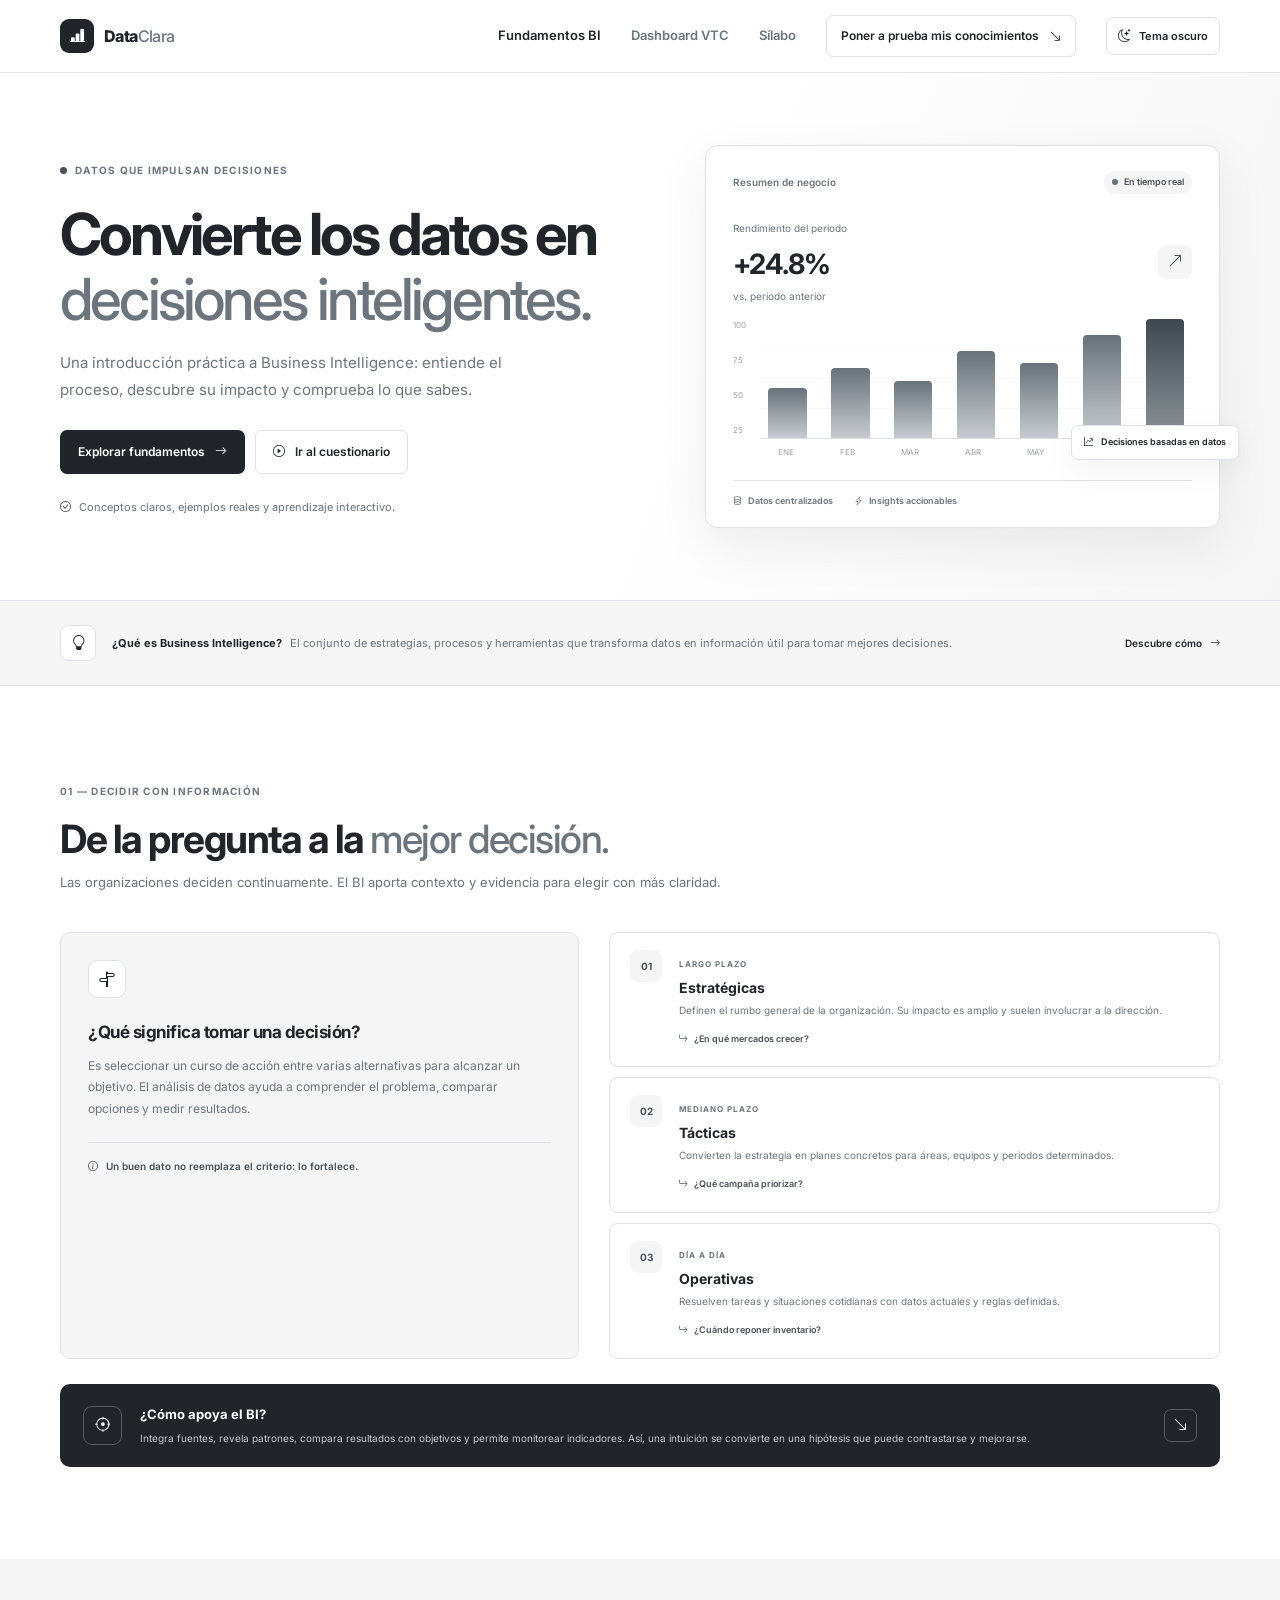
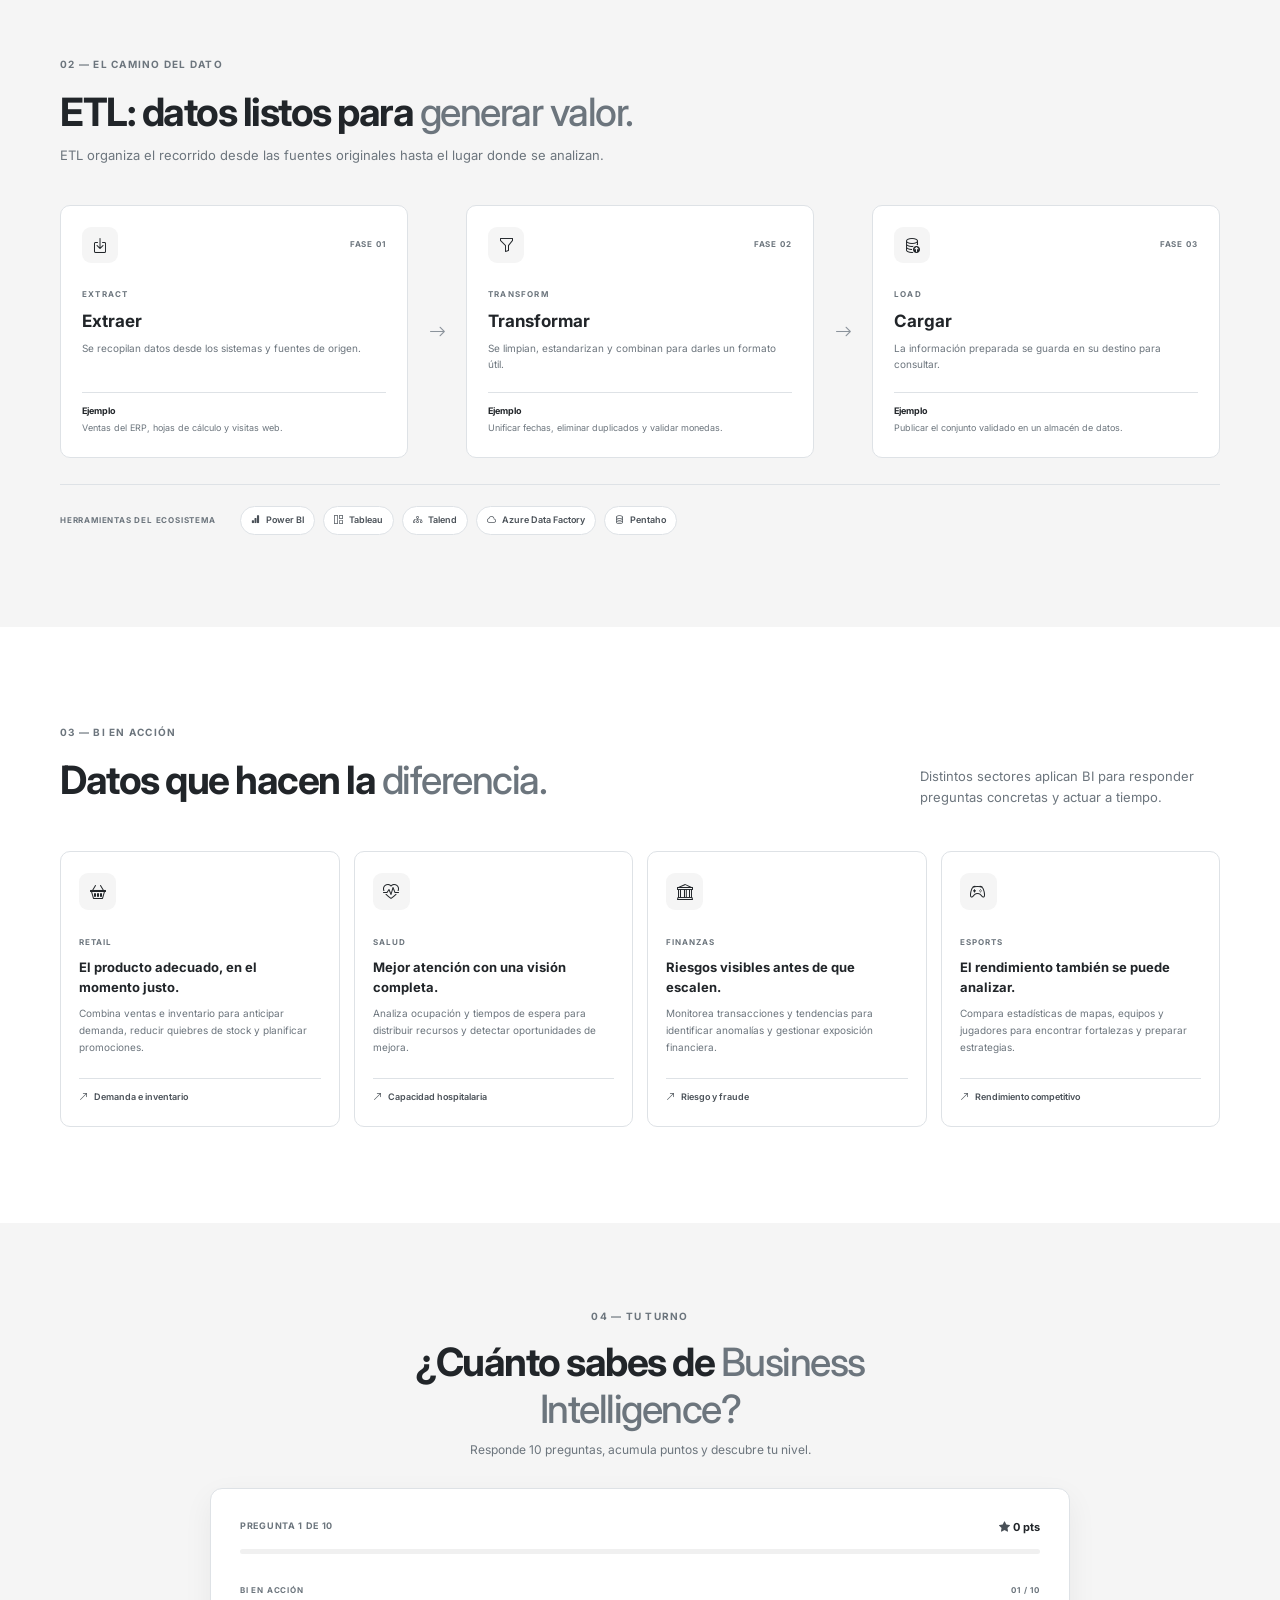
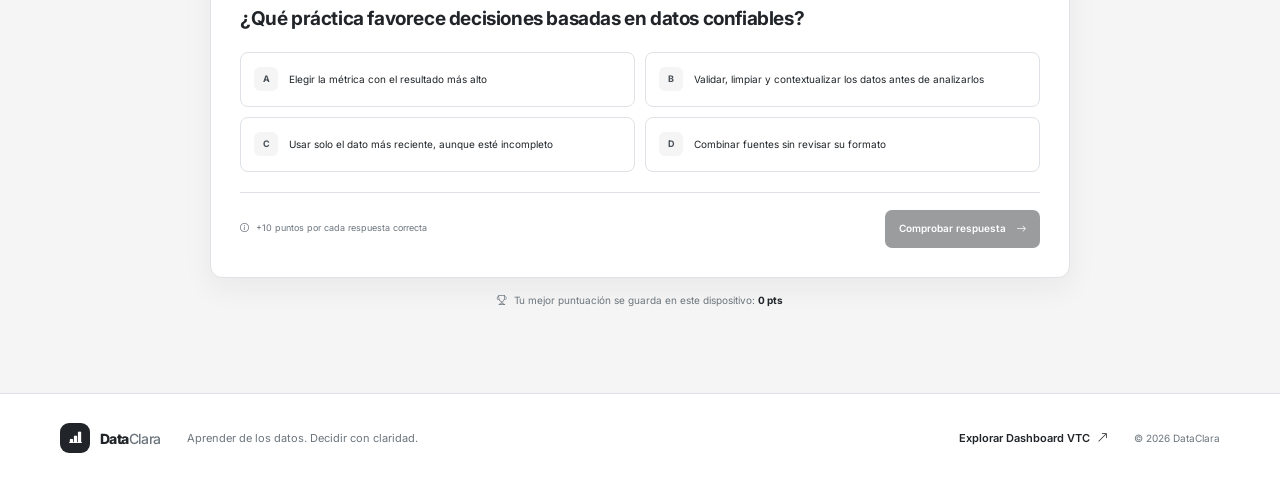
<file: index.html>
<!doctype html>
<html lang="es">
<head>
  <meta charset="utf-8">
  <meta name="viewport" content="width=device-width, initial-scale=1">
  <meta name="description" content="Aprende los fundamentos de Business Intelligence, la toma de decisiones y el proceso ETL con un cuestionario interactivo.">
  <title>Fundamentos de BI | Inteligencia de Negocios</title>
  <link rel="preconnect" href="https://fonts.googleapis.com">
  <link rel="preconnect" href="https://fonts.gstatic.com" crossorigin>
  <link href="https://fonts.googleapis.com/css2?family=Inter:wght@400;500;600;700;800&display=swap" rel="stylesheet">
  <link href="https://cdn.jsdelivr.net/npm/bootstrap-icons@1.11.3/font/bootstrap-icons.min.css" rel="stylesheet">
  <link rel="stylesheet" href="css/styles.css">
  <link rel="stylesheet" href="css/quiz.css">
  <script src="js/main.js" defer></script>
  <script src="js/quiz.js" defer></script>
</head>
<body>
  <a class="skip-link" href="#contenido">Saltar al contenido</a>
  <header class="site-header">
    <nav class="navbar container" aria-label="Navegación principal">
      <a class="brand" href="index.html" aria-label="Fundamentos BI, inicio">
        <span class="brand-mark" aria-hidden="true"><i class="bi bi-bar-chart-line-fill"></i></span>
        <span>Data<span class="brand-light">Clara</span></span>
      </a>
      <button class="nav-toggle" type="button" aria-expanded="false" aria-controls="nav-links" aria-label="Abrir menú de navegación">
        <i class="bi bi-list" aria-hidden="true"></i>
      </button>
      <div class="nav-links" id="nav-links">
        <a class="nav-link active" href="index.html" aria-current="page">Fundamentos BI</a>
        <a class="nav-link" href="dashboard.html">Dashboard VTC</a>
        <a class="nav-link" href="silabo.html">Sílabo</a>
        <a class="nav-cta" href="#cuestionario">Poner a prueba mis conocimientos <i class="bi bi-arrow-down-right" aria-hidden="true"></i></a>
        <button class="theme-toggle" type="button" data-theme-toggle aria-label="Cambiar a tema oscuro" aria-pressed="false">
          <i class="bi bi-moon-stars" aria-hidden="true"></i><span>Tema oscuro</span>
        </button>
      </div>
    </nav>
  </header>

  <main id="contenido">
    <section class="hero section-shell">
      <div class="container hero-grid">
        <div class="hero-copy">
          <span class="eyebrow"><span class="eyebrow-dot"></span> DATOS QUE IMPULSAN DECISIONES</span>
          <h1>Convierte los datos en <span class="text-highlight">decisiones inteligentes.</span></h1>
          <p class="hero-lead">Una introducción práctica a Business Intelligence: entiende el proceso, descubre su impacto y comprueba lo que sabes.</p>
          <div class="hero-actions">
            <a class="button button-dark" href="#fundamentos">Explorar fundamentos <i class="bi bi-arrow-right" aria-hidden="true"></i></a>
            <a class="button button-light" href="#cuestionario"><i class="bi bi-play-circle" aria-hidden="true"></i> Ir al cuestionario</a>
          </div>
          <div class="hero-note"><i class="bi bi-check-circle" aria-hidden="true"></i> Conceptos claros, ejemplos reales y aprendizaje interactivo.</div>
        </div>
        <div class="hero-visual" aria-label="Ilustración de análisis de datos">
          <div class="visual-top"><span>Resumen de negocio</span><span class="status-pill"><span></span> En tiempo real</span></div>
          <div class="visual-metric">
            <div><span class="metric-label">Rendimiento del periodo</span><strong>+24.8%</strong><span class="metric-caption">vs. periodo anterior</span></div>
            <span class="metric-arrow"><i class="bi bi-arrow-up-right" aria-hidden="true"></i></span>
          </div>
          <div class="mini-chart" aria-hidden="true">
            <div class="chart-y-labels"><span>100</span><span>75</span><span>50</span><span>25</span></div>
            <div class="chart-bars"><span style="--bar:42%"></span><span style="--bar:59%"></span><span style="--bar:48%"></span><span style="--bar:73%"></span><span style="--bar:63%"></span><span style="--bar:87%"></span><span style="--bar:100%"></span></div>
          </div>
          <div class="chart-x-labels" aria-hidden="true"><span>ENE</span><span>FEB</span><span>MAR</span><span>ABR</span><span>MAY</span><span>JUN</span><span>JUL</span></div>
          <div class="visual-footer"><span><i class="bi bi-database" aria-hidden="true"></i> Datos centralizados</span><span><i class="bi bi-lightning-charge" aria-hidden="true"></i> Insights accionables</span></div>
          <span class="floating-tag"><i class="bi bi-graph-up-arrow" aria-hidden="true"></i> Decisiones basadas en datos</span>
        </div>
      </div>
    </section>

    <section class="intro-strip" aria-label="Introducción a Business Intelligence">
      <div class="container intro-strip-inner">
        <span class="strip-icon"><i class="bi bi-lightbulb" aria-hidden="true"></i></span>
        <p><strong>¿Qué es Business Intelligence?</strong> El conjunto de estrategias, procesos y herramientas que transforma datos en información útil para tomar mejores decisiones.</p>
        <a href="#fundamentos">Descubre cómo <i class="bi bi-arrow-right" aria-hidden="true"></i></a>
      </div>
    </section>

    <section class="content-section section-shell" id="fundamentos">
      <div class="container">
        <div class="section-heading">
          <span class="eyebrow">01 — DECIDIR CON INFORMACIÓN</span>
          <h2>De la pregunta a la <span class="text-highlight">mejor decisión.</span></h2>
          <p>Las organizaciones deciden continuamente. El BI aporta contexto y evidencia para elegir con más claridad.</p>
        </div>
        <div class="decision-intro">
          <div class="definition-card">
            <span class="definition-icon"><i class="bi bi-signpost-split" aria-hidden="true"></i></span>
            <h3>¿Qué significa tomar una decisión?</h3>
            <p>Es seleccionar un curso de acción entre varias alternativas para alcanzar un objetivo. El análisis de datos ayuda a comprender el problema, comparar opciones y medir resultados.</p>
            <div class="definition-foot"><i class="bi bi-info-circle" aria-hidden="true"></i> Un buen dato no reemplaza el criterio: lo fortalece.</div>
          </div>
          <div class="decision-levels">
            <article class="level-card">
              <span class="level-number">01</span><div><span class="level-label">LARGO PLAZO</span><h3>Estratégicas</h3><p>Definen el rumbo general de la organización. Su impacto es amplio y suelen involucrar a la dirección.</p><span class="level-example"><i class="bi bi-arrow-return-right" aria-hidden="true"></i> ¿En qué mercados crecer?</span></div>
            </article>
            <article class="level-card">
              <span class="level-number">02</span><div><span class="level-label">MEDIANO PLAZO</span><h3>Tácticas</h3><p>Convierten la estrategia en planes concretos para áreas, equipos y periodos determinados.</p><span class="level-example"><i class="bi bi-arrow-return-right" aria-hidden="true"></i> ¿Qué campaña priorizar?</span></div>
            </article>
            <article class="level-card">
              <span class="level-number">03</span><div><span class="level-label">DÍA A DÍA</span><h3>Operativas</h3><p>Resuelven tareas y situaciones cotidianas con datos actuales y reglas definidas.</p><span class="level-example"><i class="bi bi-arrow-return-right" aria-hidden="true"></i> ¿Cuándo reponer inventario?</span></div>
            </article>
          </div>
        </div>
        <div class="support-banner">
          <span class="support-icon"><i class="bi bi-crosshair" aria-hidden="true"></i></span>
          <div><h3>¿Cómo apoya el BI?</h3><p>Integra fuentes, revela patrones, compara resultados con objetivos y permite monitorear indicadores. Así, una intuición se convierte en una hipótesis que puede contrastarse y mejorarse.</p></div>
          <a href="#etl" aria-label="Conocer el proceso ETL"><i class="bi bi-arrow-down-right" aria-hidden="true"></i></a>
        </div>
      </div>
    </section>

    <section class="content-section etl-section" id="etl">
      <div class="container">
        <div class="section-heading">
          <span class="eyebrow">02 — EL CAMINO DEL DATO</span>
          <h2>ETL: datos listos para <span class="text-highlight">generar valor.</span></h2>
          <p>ETL organiza el recorrido desde las fuentes originales hasta el lugar donde se analizan.</p>
        </div>
        <div class="etl-flow" aria-label="Flujo ETL: extraer, transformar y cargar">
          <article class="etl-card">
            <div class="etl-top"><span class="etl-icon"><i class="bi bi-box-arrow-in-down" aria-hidden="true"></i></span><span class="etl-step">FASE 01</span></div>
            <span class="etl-name">EXTRACT</span><h3>Extraer</h3>
            <p>Se recopilan datos desde los sistemas y fuentes de origen.</p>
            <div class="etl-example"><strong>Ejemplo</strong><span>Ventas del ERP, hojas de cálculo y visitas web.</span></div>
          </article>
          <span class="etl-connector" aria-hidden="true"><i class="bi bi-arrow-right"></i></span>
          <article class="etl-card">
            <div class="etl-top"><span class="etl-icon"><i class="bi bi-funnel" aria-hidden="true"></i></span><span class="etl-step">FASE 02</span></div>
            <span class="etl-name">TRANSFORM</span><h3>Transformar</h3>
            <p>Se limpian, estandarizan y combinan para darles un formato útil.</p>
            <div class="etl-example"><strong>Ejemplo</strong><span>Unificar fechas, eliminar duplicados y validar monedas.</span></div>
          </article>
          <span class="etl-connector" aria-hidden="true"><i class="bi bi-arrow-right"></i></span>
          <article class="etl-card">
            <div class="etl-top"><span class="etl-icon"><i class="bi bi-database-up" aria-hidden="true"></i></span><span class="etl-step">FASE 03</span></div>
            <span class="etl-name">LOAD</span><h3>Cargar</h3>
            <p>La información preparada se guarda en su destino para consultar.</p>
            <div class="etl-example"><strong>Ejemplo</strong><span>Publicar el conjunto validado en un almacén de datos.</span></div>
          </article>
        </div>
        <div class="tools-row"><span>HERRAMIENTAS DEL ECOSISTEMA</span><div class="tool-chips"><span><i class="bi bi-bar-chart-fill" aria-hidden="true"></i> Power BI</span><span><i class="bi bi-grid-1x2" aria-hidden="true"></i> Tableau</span><span><i class="bi bi-diagram-3" aria-hidden="true"></i> Talend</span><span><i class="bi bi-cloud" aria-hidden="true"></i> Azure Data Factory</span><span><i class="bi bi-database" aria-hidden="true"></i> Pentaho</span></div></div>
      </div>
    </section>

    <section class="content-section examples-section" id="ejemplos">
      <div class="container">
        <div class="section-heading section-heading-row">
          <div><span class="eyebrow">03 — BI EN ACCIÓN</span><h2>Datos que hacen la <span class="text-highlight">diferencia.</span></h2></div>
          <p>Distintos sectores aplican BI para responder preguntas concretas y actuar a tiempo.</p>
        </div>
        <div class="use-case-grid">
          <article class="use-case-card"><span class="case-icon"><i class="bi bi-basket2" aria-hidden="true"></i></span><span class="case-category">RETAIL</span><h3>El producto adecuado, en el momento justo.</h3><p>Combina ventas e inventario para anticipar demanda, reducir quiebres de stock y planificar promociones.</p><span class="case-insight"><i class="bi bi-arrow-up-right" aria-hidden="true"></i> Demanda e inventario</span></article>
          <article class="use-case-card"><span class="case-icon"><i class="bi bi-heart-pulse" aria-hidden="true"></i></span><span class="case-category">SALUD</span><h3>Mejor atención con una visión completa.</h3><p>Analiza ocupación y tiempos de espera para distribuir recursos y detectar oportunidades de mejora.</p><span class="case-insight"><i class="bi bi-arrow-up-right" aria-hidden="true"></i> Capacidad hospitalaria</span></article>
          <article class="use-case-card"><span class="case-icon"><i class="bi bi-bank" aria-hidden="true"></i></span><span class="case-category">FINANZAS</span><h3>Riesgos visibles antes de que escalen.</h3><p>Monitorea transacciones y tendencias para identificar anomalías y gestionar exposición financiera.</p><span class="case-insight"><i class="bi bi-arrow-up-right" aria-hidden="true"></i> Riesgo y fraude</span></article>
          <article class="use-case-card"><span class="case-icon"><i class="bi bi-controller" aria-hidden="true"></i></span><span class="case-category">ESPORTS</span><h3>El rendimiento también se puede analizar.</h3><p>Compara estadísticas de mapas, equipos y jugadores para encontrar fortalezas y preparar estrategias.</p><span class="case-insight"><i class="bi bi-arrow-up-right" aria-hidden="true"></i> Rendimiento competitivo</span></article>
        </div>
      </div>
    </section>

    <section class="quiz-section" id="cuestionario">
      <div class="container quiz-container">
        <div class="quiz-heading">
          <span class="eyebrow">04 — TU TURNO</span>
          <h2>¿Cuánto sabes de <span class="text-highlight">Business Intelligence?</span></h2>
          <p>Responde 10 preguntas, acumula puntos y descubre tu nivel.</p>
        </div>
        <div class="quiz-panel" id="quiz-panel" aria-live="polite">
          <div class="quiz-topline"><span class="quiz-counter" id="quiz-counter">PREGUNTA 1 DE 10</span><span class="quiz-score"><i class="bi bi-star-fill" aria-hidden="true"></i> <span id="quiz-score">0</span> pts</span></div>
          <div class="progress-track" role="progressbar" aria-label="Progreso del cuestionario" aria-valuemin="0" aria-valuemax="10" aria-valuenow="0"><span class="progress-fill" id="quiz-progress"></span></div>
          <div class="quiz-question-area" id="quiz-question-area">
            <div class="question-meta"><span id="quiz-category">TOMA DE DECISIONES</span><span id="quiz-question-number">01 / 10</span></div>
            <h3 id="quiz-question" tabindex="-1">Cargando pregunta…</h3>
            <div class="answer-list" id="quiz-answers"></div>
            <div class="quiz-feedback" id="quiz-feedback" aria-live="assertive"></div>
            <div class="quiz-controls"><span class="quiz-hint"><i class="bi bi-info-circle" aria-hidden="true"></i> +10 puntos por cada respuesta correcta</span><button class="button button-dark quiz-next" id="quiz-next" type="button" disabled>Comprobar respuesta <i class="bi bi-arrow-right" aria-hidden="true"></i></button></div>
          </div>
          <div class="quiz-result" id="quiz-result" hidden></div>
        </div>
        <p class="best-score-note"><i class="bi bi-trophy" aria-hidden="true"></i> Tu mejor puntuación se guarda en este dispositivo: <strong id="best-score">0 pts</strong></p>
      </div>
    </section>
  </main>

  <footer class="site-footer">
    <div class="container footer-inner"><a class="brand footer-brand" href="index.html"><span class="brand-mark"><i class="bi bi-bar-chart-line-fill" aria-hidden="true"></i></span><span>Data<span class="brand-light">Clara</span></span></a><p>Aprender de los datos. Decidir con claridad.</p><a href="dashboard.html">Explorar Dashboard VTC <i class="bi bi-arrow-up-right" aria-hidden="true"></i></a><span class="footer-copy">© <span data-current-year></span> DataClara</span></div>
  </footer>
</body>
</html>
</file>
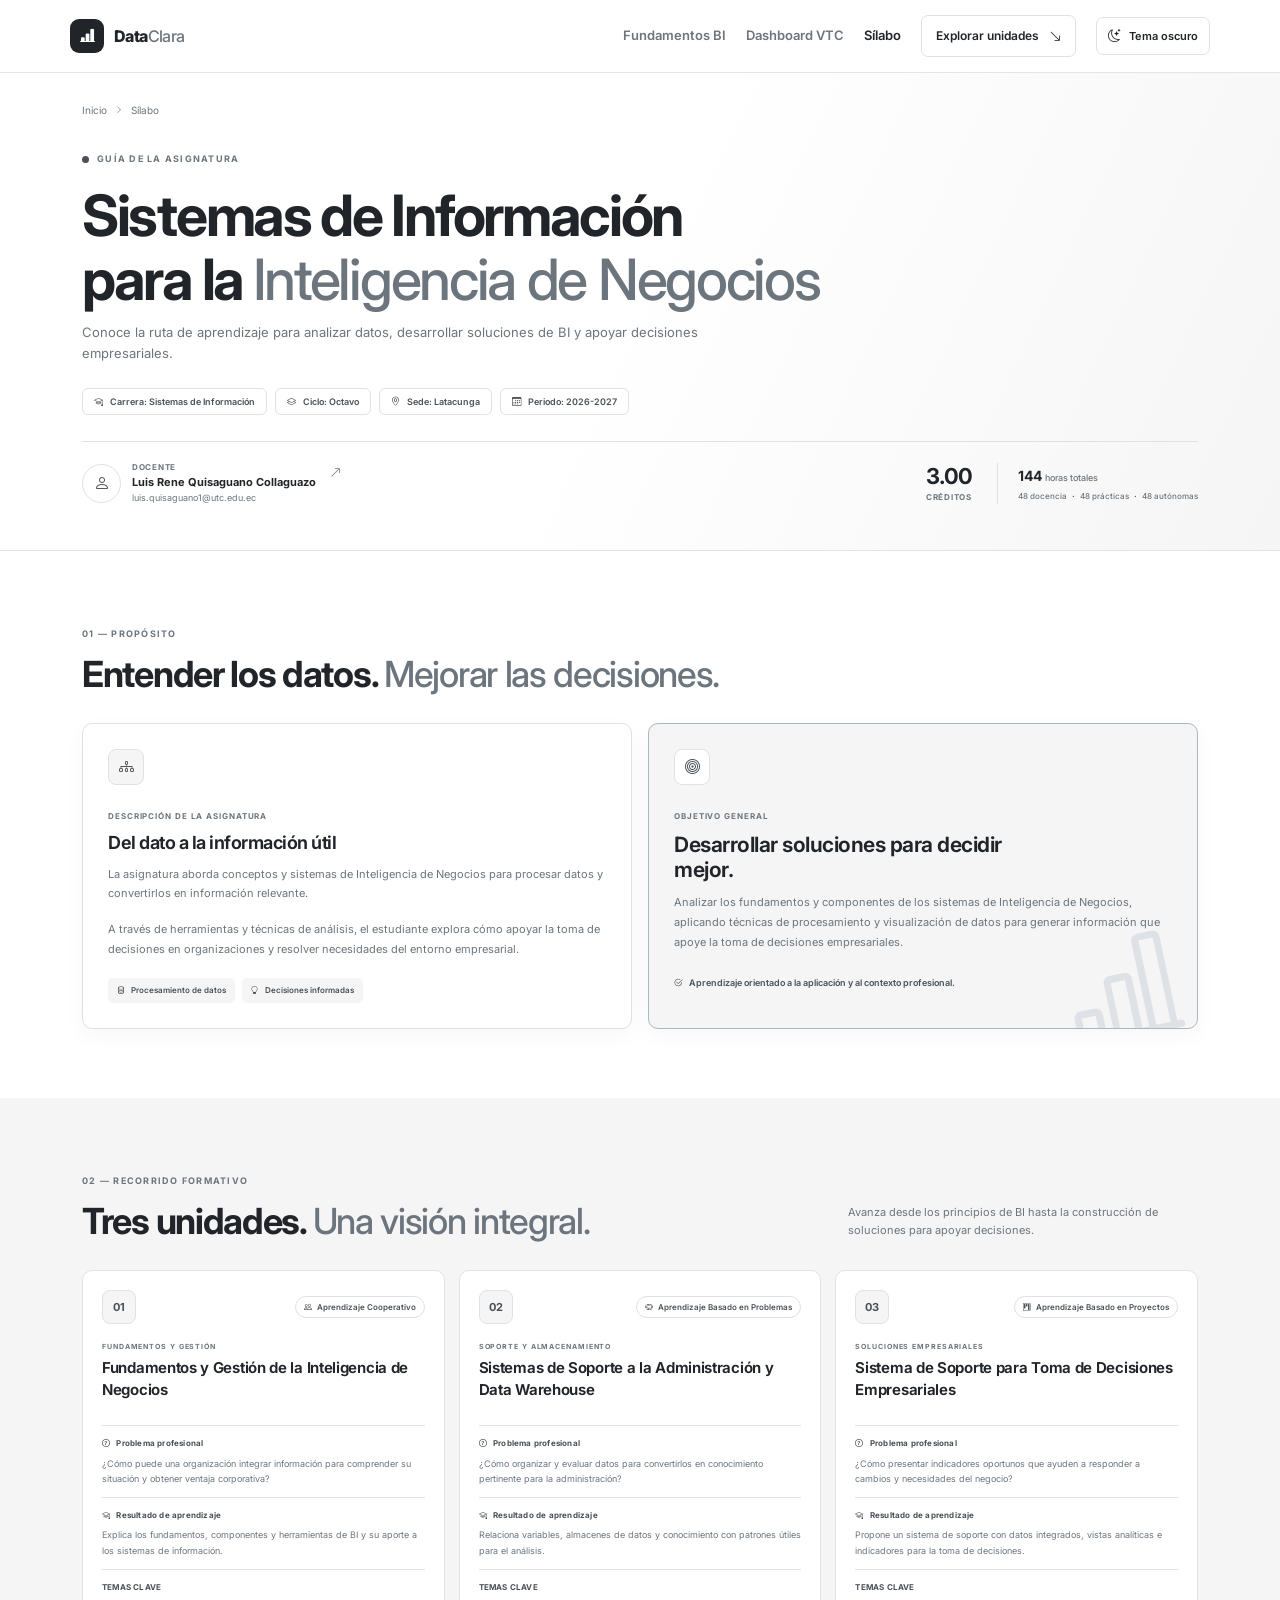
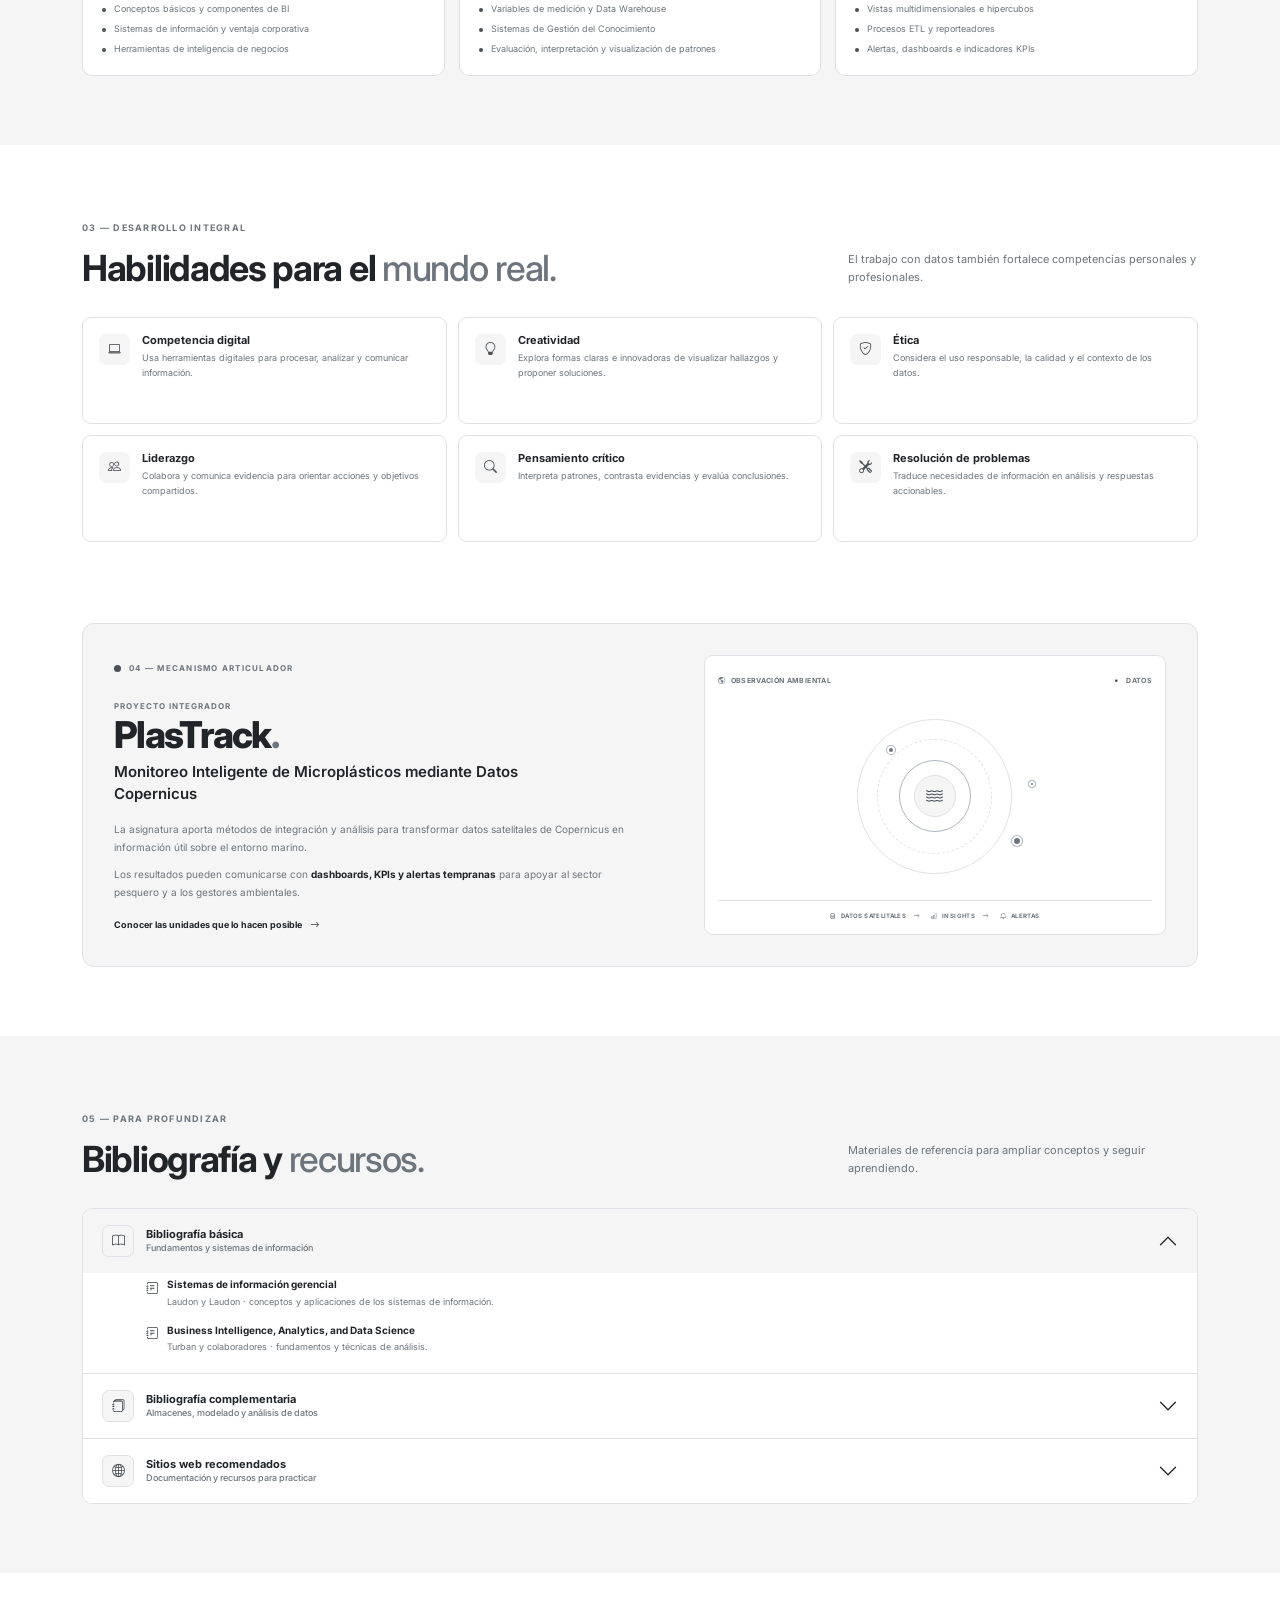
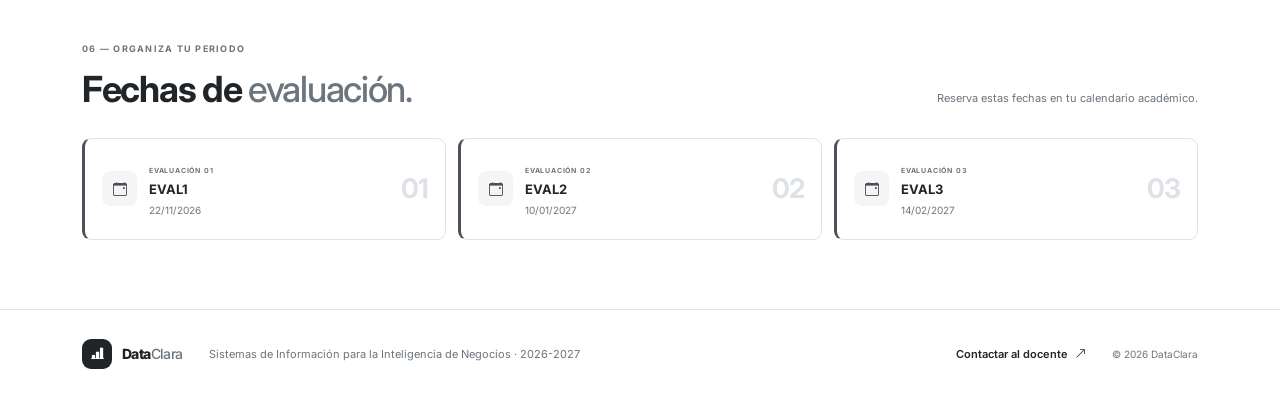
<file: silabo.html>
<!doctype html>
<html lang="es">
<head>
  <meta charset="utf-8">
  <meta name="viewport" content="width=device-width, initial-scale=1">
  <meta name="description" content="Conoce las unidades, objetivos, habilidades, recursos y evaluaciones de Sistemas de Información para la Inteligencia de Negocios.">
  <title>Sílabo | Sistemas de Información para la Inteligencia de Negocios</title>
  <link rel="preconnect" href="https://fonts.googleapis.com">
  <link rel="preconnect" href="https://fonts.gstatic.com" crossorigin>
  <link href="https://fonts.googleapis.com/css2?family=Inter:wght@400;500;600;700;800&display=swap" rel="stylesheet">
  <link href="https://cdn.jsdelivr.net/npm/bootstrap@5.3.3/dist/css/bootstrap.min.css" rel="stylesheet">
  <link href="https://cdn.jsdelivr.net/npm/bootstrap-icons@1.11.3/font/bootstrap-icons.min.css" rel="stylesheet">
  <link rel="stylesheet" href="css/styles.css">
  <link rel="stylesheet" href="css/silabo.css">
  <script src="https://cdn.jsdelivr.net/npm/bootstrap@5.3.3/dist/js/bootstrap.bundle.min.js" defer></script>
  <script src="js/main.js" defer></script>
</head>
<body class="syllabus-page">
  <a class="skip-link" href="#contenido">Saltar al contenido</a>
  <header class="site-header">
    <nav class="navbar container" aria-label="Navegación principal">
      <a class="brand" href="index.html" aria-label="DataClara, inicio">
        <span class="brand-mark" aria-hidden="true"><i class="bi bi-bar-chart-line-fill"></i></span>
        <span>Data<span class="brand-light">Clara</span></span>
      </a>
      <button class="nav-toggle" type="button" aria-expanded="false" aria-controls="nav-links" aria-label="Abrir menú de navegación">
        <i class="bi bi-list" aria-hidden="true"></i>
      </button>
      <div class="nav-links" id="nav-links">
        <a class="nav-link" href="index.html">Fundamentos BI</a>
        <a class="nav-link" href="dashboard.html">Dashboard VTC</a>
        <a class="nav-link active" href="silabo.html" aria-current="page">Sílabo</a>
        <a class="nav-cta" href="#unidades">Explorar unidades <i class="bi bi-arrow-down-right" aria-hidden="true"></i></a>
        <button class="theme-toggle" type="button" data-theme-toggle aria-label="Cambiar a tema oscuro" aria-pressed="false">
          <i class="bi bi-moon-stars" aria-hidden="true"></i><span>Tema oscuro</span>
        </button>
      </div>
    </nav>
  </header>

  <main id="contenido">
    <section class="syllabus-hero">
      <div class="container syllabus-hero-inner">
        <div class="syllabus-breadcrumb"><a href="index.html">Inicio</a><i class="bi bi-chevron-right" aria-hidden="true"></i><span>Sílabo</span></div>
        <span class="eyebrow"><span class="eyebrow-dot"></span> GUÍA DE LA ASIGNATURA</span>
        <h1>Sistemas de Información<br class="desktop-break"> para la <span>Inteligencia de Negocios</span></h1>
        <p class="hero-summary">Conoce la ruta de aprendizaje para analizar datos, desarrollar soluciones de BI y apoyar decisiones empresariales.</p>
        <div class="syllabus-chips" aria-label="Datos de la asignatura">
          <span class="badge syllabus-badge"><i class="bi bi-mortarboard" aria-hidden="true"></i> Carrera: Sistemas de Información</span>
          <span class="badge syllabus-badge"><i class="bi bi-layers" aria-hidden="true"></i> Ciclo: Octavo</span>
          <span class="badge syllabus-badge"><i class="bi bi-geo-alt" aria-hidden="true"></i> Sede: Latacunga</span>
          <span class="badge syllabus-badge"><i class="bi bi-calendar3" aria-hidden="true"></i> Periodo: 2026-2027</span>
        </div>
        <div class="hero-bottom">
          <a class="instructor-link" href="mailto:luis.quisaguano1@utc.edu.ec">
            <span class="instructor-avatar" aria-hidden="true"><i class="bi bi-person"></i></span>
            <span><small>DOCENTE</small><strong>Luis Rene Quisaguano Collaguazo</strong><span>luis.quisaguano1@utc.edu.ec</span></span>
            <i class="bi bi-arrow-up-right instructor-arrow" aria-hidden="true"></i>
          </a>
          <div class="course-load" aria-label="Tres créditos y 144 horas totales">
            <div class="credits-block"><strong>3.00</strong><span>CRÉDITOS</span></div>
            <div class="hours-block"><strong>144 <small>horas totales</small></strong><span>48 docencia <b>·</b> 48 prácticas <b>·</b> 48 autónomas</span></div>
          </div>
        </div>
      </div>
    </section>

    <section class="syllabus-section overview-section" id="descripcion">
      <div class="container">
        <div class="section-intro">
          <span class="eyebrow">01 — PROPÓSITO</span>
          <h2>Entender los datos. <span>Mejorar las decisiones.</span></h2>
        </div>
        <div class="row g-3 overview-grid">
          <div class="col-lg-6">
            <article class="card overview-card h-100">
              <div class="card-body">
                <span class="section-icon"><i class="bi bi-diagram-3" aria-hidden="true"></i></span>
                <span class="card-kicker">DESCRIPCIÓN DE LA ASIGNATURA</span>
                <h3>Del dato a la información útil</h3>
                <p>La asignatura aborda conceptos y sistemas de Inteligencia de Negocios para procesar datos y convertirlos en información relevante.</p>
                <p>A través de herramientas y técnicas de análisis, el estudiante explora cómo apoyar la toma de decisiones en organizaciones y resolver necesidades del entorno empresarial.</p>
                <div class="overview-tags"><span><i class="bi bi-database" aria-hidden="true"></i> Procesamiento de datos</span><span><i class="bi bi-lightbulb" aria-hidden="true"></i> Decisiones informadas</span></div>
              </div>
            </article>
          </div>
          <div class="col-lg-6">
            <article class="card objective-card h-100">
              <div class="card-body">
                <span class="section-icon"><i class="bi bi-bullseye" aria-hidden="true"></i></span>
                <span class="card-kicker">OBJETIVO GENERAL</span>
                <h3>Desarrollar soluciones para decidir mejor.</h3>
                <p>Analizar los fundamentos y componentes de los sistemas de Inteligencia de Negocios, aplicando técnicas de procesamiento y visualización de datos para generar información que apoye la toma de decisiones empresariales.</p>
                <div class="objective-note"><i class="bi bi-check2-circle" aria-hidden="true"></i> Aprendizaje orientado a la aplicación y al contexto profesional.</div>
              </div>
              <span class="objective-decoration" aria-hidden="true"><i class="bi bi-bar-chart-line"></i></span>
            </article>
          </div>
        </div>
      </div>
    </section>

    <section class="syllabus-section units-section" id="unidades">
      <div class="container">
        <div class="section-intro section-intro-row">
          <div><span class="eyebrow">02 — RECORRIDO FORMATIVO</span><h2>Tres unidades. <span>Una visión integral.</span></h2></div>
          <p>Avanza desde los principios de BI hasta la construcción de soluciones para apoyar decisiones.</p>
        </div>
        <div class="unit-grid">
          <article class="card unit-card">
            <div class="unit-card-top"><span class="unit-number">01</span><span class="badge unit-method"><i class="bi bi-people" aria-hidden="true"></i> Aprendizaje Cooperativo</span></div>
            <span class="unit-kicker">FUNDAMENTOS Y GESTIÓN</span>
            <h3>Fundamentos y Gestión de la Inteligencia de Negocios</h3>
            <div class="unit-detail"><span class="detail-label"><i class="bi bi-question-circle" aria-hidden="true"></i> Problema profesional</span><p>¿Cómo puede una organización integrar información para comprender su situación y obtener ventaja corporativa?</p></div>
            <div class="unit-detail"><span class="detail-label"><i class="bi bi-mortarboard" aria-hidden="true"></i> Resultado de aprendizaje</span><p>Explica los fundamentos, componentes y herramientas de BI y su aporte a los sistemas de información.</p></div>
            <div class="unit-topics"><span class="detail-label">TEMAS CLAVE</span><ul><li>Conceptos básicos y componentes de BI</li><li>Sistemas de información y ventaja corporativa</li><li>Herramientas de inteligencia de negocios</li></ul></div>
          </article>
          <article class="card unit-card">
            <div class="unit-card-top"><span class="unit-number">02</span><span class="badge unit-method"><i class="bi bi-puzzle" aria-hidden="true"></i> Aprendizaje Basado en Problemas</span></div>
            <span class="unit-kicker">SOPORTE Y ALMACENAMIENTO</span>
            <h3>Sistemas de Soporte a la Administración y Data Warehouse</h3>
            <div class="unit-detail"><span class="detail-label"><i class="bi bi-question-circle" aria-hidden="true"></i> Problema profesional</span><p>¿Cómo organizar y evaluar datos para convertirlos en conocimiento pertinente para la administración?</p></div>
            <div class="unit-detail"><span class="detail-label"><i class="bi bi-mortarboard" aria-hidden="true"></i> Resultado de aprendizaje</span><p>Relaciona variables, almacenes de datos y conocimiento con patrones útiles para el análisis.</p></div>
            <div class="unit-topics"><span class="detail-label">TEMAS CLAVE</span><ul><li>Variables de medición y Data Warehouse</li><li>Sistemas de Gestión del Conocimiento</li><li>Evaluación, interpretación y visualización de patrones</li></ul></div>
          </article>
          <article class="card unit-card">
            <div class="unit-card-top"><span class="unit-number">03</span><span class="badge unit-method"><i class="bi bi-kanban" aria-hidden="true"></i> Aprendizaje Basado en Proyectos</span></div>
            <span class="unit-kicker">SOLUCIONES EMPRESARIALES</span>
            <h3>Sistema de Soporte para Toma de Decisiones Empresariales</h3>
            <div class="unit-detail"><span class="detail-label"><i class="bi bi-question-circle" aria-hidden="true"></i> Problema profesional</span><p>¿Cómo presentar indicadores oportunos que ayuden a responder a cambios y necesidades del negocio?</p></div>
            <div class="unit-detail"><span class="detail-label"><i class="bi bi-mortarboard" aria-hidden="true"></i> Resultado de aprendizaje</span><p>Propone un sistema de soporte con datos integrados, vistas analíticas e indicadores para la toma de decisiones.</p></div>
            <div class="unit-topics"><span class="detail-label">TEMAS CLAVE</span><ul><li>Vistas multidimensionales e hipercubos</li><li>Procesos ETL y reporteadores</li><li>Alertas, dashboards e indicadores KPIs</li></ul></div>
          </article>
        </div>
      </div>
    </section>

    <section class="syllabus-section skills-section" id="habilidades">
      <div class="container">
        <div class="section-intro section-intro-row">
          <div><span class="eyebrow">03 — DESARROLLO INTEGRAL</span><h2>Habilidades para el <span>mundo real.</span></h2></div>
          <p>El trabajo con datos también fortalece competencias personales y profesionales.</p>
        </div>
        <div class="skills-grid">
          <article class="skill-card"><span class="skill-icon"><i class="bi bi-laptop" aria-hidden="true"></i></span><div><h3>Competencia digital</h3><p>Usa herramientas digitales para procesar, analizar y comunicar información.</p></div></article>
          <article class="skill-card"><span class="skill-icon"><i class="bi bi-lightbulb" aria-hidden="true"></i></span><div><h3>Creatividad</h3><p>Explora formas claras e innovadoras de visualizar hallazgos y proponer soluciones.</p></div></article>
          <article class="skill-card"><span class="skill-icon"><i class="bi bi-shield-check" aria-hidden="true"></i></span><div><h3>Ética</h3><p>Considera el uso responsable, la calidad y el contexto de los datos.</p></div></article>
          <article class="skill-card"><span class="skill-icon"><i class="bi bi-people" aria-hidden="true"></i></span><div><h3>Liderazgo</h3><p>Colabora y comunica evidencia para orientar acciones y objetivos compartidos.</p></div></article>
          <article class="skill-card"><span class="skill-icon"><i class="bi bi-search" aria-hidden="true"></i></span><div><h3>Pensamiento crítico</h3><p>Interpreta patrones, contrasta evidencias y evalúa conclusiones.</p></div></article>
          <article class="skill-card"><span class="skill-icon"><i class="bi bi-tools" aria-hidden="true"></i></span><div><h3>Resolución de problemas</h3><p>Traduce necesidades de información en análisis y respuestas accionables.</p></div></article>
        </div>
      </div>
    </section>

    <section class="project-section" id="proyecto">
      <div class="container">
        <div class="project-card">
          <div class="project-copy">
            <span class="eyebrow"><span class="eyebrow-dot"></span> 04 — MECANISMO ARTICULADOR</span>
            <span class="project-label">PROYECTO INTEGRADOR</span>
            <h2>PlasTrack<span>.</span></h2>
            <h3>Monitoreo Inteligente de Microplásticos mediante Datos Copernicus</h3>
            <p>La asignatura aporta métodos de integración y análisis para transformar datos satelitales de Copernicus en información útil sobre el entorno marino.</p>
            <p>Los resultados pueden comunicarse con <strong>dashboards, KPIs y alertas tempranas</strong> para apoyar al sector pesquero y a los gestores ambientales.</p>
            <a class="project-link" href="#unidades">Conocer las unidades que lo hacen posible <i class="bi bi-arrow-right" aria-hidden="true"></i></a>
          </div>
          <div class="project-visual" aria-label="Visualización ilustrativa de datos ambientales">
            <div class="project-visual-top"><span><i class="bi bi-globe-americas" aria-hidden="true"></i> OBSERVACIÓN AMBIENTAL</span><span class="project-live"><i class="bi bi-dot" aria-hidden="true"></i> DATOS</span></div>
            <div class="project-visual-main"><span class="orbit orbit-one"></span><span class="orbit orbit-two"></span><span class="orbit orbit-three"></span><span class="project-center"><i class="bi bi-water" aria-hidden="true"></i></span><span class="data-point point-one"></span><span class="data-point point-two"></span><span class="data-point point-three"></span></div>
            <div class="project-visual-bottom"><span><i class="bi bi-database" aria-hidden="true"></i> DATOS SATELITALES</span><i class="bi bi-arrow-right" aria-hidden="true"></i><span><i class="bi bi-bar-chart" aria-hidden="true"></i> INSIGHTS</span><i class="bi bi-arrow-right" aria-hidden="true"></i><span><i class="bi bi-bell" aria-hidden="true"></i> ALERTAS</span></div>
          </div>
        </div>
      </div>
    </section>

    <section class="syllabus-section resources-section" id="recursos">
      <div class="container">
        <div class="section-intro section-intro-row">
          <div><span class="eyebrow">05 — PARA PROFUNDIZAR</span><h2>Bibliografía y <span>recursos.</span></h2></div>
          <p>Materiales de referencia para ampliar conceptos y seguir aprendiendo.</p>
        </div>
        <div class="accordion resources-accordion" id="resources-accordion">
          <div class="accordion-item">
            <h3 class="accordion-header" id="heading-basic"><button class="accordion-button" type="button" data-bs-toggle="collapse" data-bs-target="#resource-basic" aria-expanded="true" aria-controls="resource-basic"><span class="resource-icon"><i class="bi bi-book" aria-hidden="true"></i></span><span><strong>Bibliografía básica</strong><small>Fundamentos y sistemas de información</small></span></button></h3>
            <div id="resource-basic" class="accordion-collapse collapse show" aria-labelledby="heading-basic" data-bs-parent="#resources-accordion"><div class="accordion-body"><ul class="resource-list"><li><i class="bi bi-journal-text" aria-hidden="true"></i><span><strong>Sistemas de información gerencial</strong><small>Laudon y Laudon · conceptos y aplicaciones de los sistemas de información.</small></span></li><li><i class="bi bi-journal-text" aria-hidden="true"></i><span><strong>Business Intelligence, Analytics, and Data Science</strong><small>Turban y colaboradores · fundamentos y técnicas de análisis.</small></span></li></ul></div></div>
          </div>
          <div class="accordion-item">
            <h3 class="accordion-header" id="heading-complementary"><button class="accordion-button collapsed" type="button" data-bs-toggle="collapse" data-bs-target="#resource-complementary" aria-expanded="false" aria-controls="resource-complementary"><span class="resource-icon"><i class="bi bi-journals" aria-hidden="true"></i></span><span><strong>Bibliografía complementaria</strong><small>Almacenes, modelado y análisis de datos</small></span></button></h3>
            <div id="resource-complementary" class="accordion-collapse collapse" aria-labelledby="heading-complementary" data-bs-parent="#resources-accordion"><div class="accordion-body"><ul class="resource-list"><li><i class="bi bi-journal-text" aria-hidden="true"></i><span><strong>The Data Warehouse Toolkit</strong><small>Ralph Kimball y Margy Ross · diseño dimensional y almacenes de datos.</small></span></li><li><i class="bi bi-journal-text" aria-hidden="true"></i><span><strong>¿Cómo planificar un proyecto de inteligencia de negocio?</strong><small>Guía de consulta para estructurar objetivos, datos, usuarios y entregables de BI.</small></span></li></ul></div></div>
          </div>
          <div class="accordion-item">
            <h3 class="accordion-header" id="heading-web"><button class="accordion-button collapsed" type="button" data-bs-toggle="collapse" data-bs-target="#resource-web" aria-expanded="false" aria-controls="resource-web"><span class="resource-icon"><i class="bi bi-globe2" aria-hidden="true"></i></span><span><strong>Sitios web recomendados</strong><small>Documentación y recursos para practicar</small></span></button></h3>
            <div id="resource-web" class="accordion-collapse collapse" aria-labelledby="heading-web" data-bs-parent="#resources-accordion"><div class="accordion-body"><div class="resource-links"><a href="https://learn.microsoft.com/es-es/power-bi/" target="_blank" rel="noopener noreferrer"><i class="bi bi-box-arrow-up-right" aria-hidden="true"></i><span><strong>Microsoft Learn — Power BI</strong><small>Documentación, aprendizaje y guías de visualización.</small></span></a><a href="https://www.tableau.com/learn/training" target="_blank" rel="noopener noreferrer"><i class="bi bi-box-arrow-up-right" aria-hidden="true"></i><span><strong>Tableau — Recursos de aprendizaje</strong><small>Tutoriales para explorar análisis visual.</small></span></a><a href="https://dataspace.copernicus.eu/" target="_blank" rel="noopener noreferrer"><i class="bi bi-box-arrow-up-right" aria-hidden="true"></i><span><strong>Copernicus Data Space Ecosystem</strong><small>Acceso a datos de observación de la Tierra.</small></span></a></div></div></div>
          </div>
        </div>
      </div>
    </section>

    <section class="syllabus-section dates-section" id="evaluaciones">
      <div class="container">
        <div class="section-intro section-intro-row">
          <div><span class="eyebrow">06 — ORGANIZA TU PERIODO</span><h2>Fechas de <span>evaluación.</span></h2></div>
          <p>Reserva estas fechas en tu calendario académico.</p>
        </div>
        <div class="evaluation-grid">
          <article class="alert evaluation-alert" role="note"><span class="eval-icon"><i class="bi bi-calendar-event" aria-hidden="true"></i></span><div><span class="eval-label">EVALUACIÓN 01</span><h3>EVAL1</h3><time datetime="2026-11-22">22/11/2026</time></div><span class="eval-index">01</span></article>
          <article class="alert evaluation-alert" role="note"><span class="eval-icon"><i class="bi bi-calendar-event" aria-hidden="true"></i></span><div><span class="eval-label">EVALUACIÓN 02</span><h3>EVAL2</h3><time datetime="2027-01-10">10/01/2027</time></div><span class="eval-index">02</span></article>
          <article class="alert evaluation-alert" role="note"><span class="eval-icon"><i class="bi bi-calendar-event" aria-hidden="true"></i></span><div><span class="eval-label">EVALUACIÓN 03</span><h3>EVAL3</h3><time datetime="2027-02-14">14/02/2027</time></div><span class="eval-index">03</span></article>
        </div>
      </div>
    </section>
  </main>

  <footer class="site-footer">
    <div class="container footer-inner">
      <a class="brand footer-brand" href="index.html"><span class="brand-mark"><i class="bi bi-bar-chart-line-fill" aria-hidden="true"></i></span><span>Data<span class="brand-light">Clara</span></span></a>
      <p>Sistemas de Información para la Inteligencia de Negocios · 2026-2027</p>
      <a href="mailto:luis.quisaguano1@utc.edu.ec">Contactar al docente <i class="bi bi-arrow-up-right" aria-hidden="true"></i></a>
      <span class="footer-copy">© <span data-current-year></span> DataClara</span>
    </div>
  </footer>
</body>
</html>
</file>
<file: css/styles.css>
:root {
  color-scheme: light;
  --white: #fff;
  --page: #f8f8f8;
  --surface: #f5f5f5;
  --surface-strong: #f0f0f0;
  --ink: #212529;
  --muted: #6c757d;
  --border: #dee2e6;
  --accent: #495057;
  --shadow: 0 10px 30px rgba(33, 37, 41, .06);
  --radius: 10px;
  --font: "Inter", "Segoe UI", Arial, sans-serif;
}

:root[data-theme="dark"] {
  color-scheme: dark;
  --white: #111315;
  --page: #0b0d0f;
  --surface: #1a1d20;
  --surface-strong: #292d31;
  --ink: #f1f3f5;
  --muted: #b0b7be;
  --border: #343a40;
  --accent: #d1d6da;
  --shadow: 0 10px 30px rgba(0, 0, 0, .28);
}

* { box-sizing: border-box; }
html { scroll-behavior: smooth; scroll-padding-top: 88px; }
body { margin: 0; background: var(--white); color: var(--ink); font-family: var(--font); font-size: 15px; line-height: 1.65; -webkit-font-smoothing: antialiased; }
button, select { font: inherit; }
a { color: inherit; text-decoration: none; }
button:focus-visible, a:focus-visible, select:focus-visible { outline: 3px solid #8b939b; outline-offset: 3px; }
.container { width: min(1160px, calc(100% - 48px)); margin-inline: auto; }
.skip-link { position: absolute; top: -60px; left: 16px; z-index: 100; padding: 10px 16px; background: var(--ink); color: var(--white); border-radius: 6px; }
.skip-link:focus { top: 12px; }
.site-header { position: sticky; top: 0; z-index: 20; border-bottom: 1px solid rgba(222, 226, 230, .85); background: rgba(255, 255, 255, .95); backdrop-filter: blur(12px); }
.navbar { min-height: 72px; display: flex; align-items: center; justify-content: space-between; }
.brand { display: inline-flex; align-items: center; gap: 10px; color: var(--ink); font-size: 16px; font-weight: 800; letter-spacing: -.6px; }
.brand-mark { display: inline-grid; width: 34px; height: 34px; place-items: center; border-radius: 9px; background: var(--ink); color: var(--white); font-size: 15px; }
.brand-light { color: var(--muted); font-weight: 500; }
.nav-links { display: flex; align-items: center; gap: 30px; }
.nav-link { color: var(--muted); font-size: 13px; font-weight: 600; transition: color .2s ease; }
.nav-link:hover, .nav-link.active { color: var(--ink); }
.nav-cta { display: inline-flex; align-items: center; gap: 10px; padding: 10px 14px; border: 1px solid var(--border); border-radius: 7px; font-size: 12px; font-weight: 600; transition: background .2s ease, transform .2s ease; }
.nav-cta:hover { background: var(--surface); transform: translateY(-1px); }
.nav-toggle { display: none; border: 0; background: transparent; color: var(--ink); font-size: 24px; cursor: pointer; }
.theme-toggle { display: inline-flex; align-items: center; justify-content: center; gap: 8px; min-height: 38px; padding: 0 11px; border: 1px solid var(--border); border-radius: 7px; background: var(--white); color: var(--ink); font-size: 11px; font-weight: 600; cursor: pointer; transition: background .2s ease, transform .2s ease; }
.theme-toggle:hover { transform: translateY(-1px); background: var(--surface); }
.theme-toggle i { font-size: 13px; }
.section-shell { position: relative; }
.eyebrow { display: inline-flex; align-items: center; gap: 8px; color: var(--muted); font-size: 10px; font-weight: 700; letter-spacing: 1.25px; }
.eyebrow-dot { width: 7px; height: 7px; border-radius: 50%; background: var(--accent); }
.text-highlight { color: var(--muted); font-weight: 500; }
.button { display: inline-flex; min-height: 44px; align-items: center; justify-content: center; gap: 10px; padding: 0 17px; border: 1px solid transparent; border-radius: 7px; font-size: 12px; font-weight: 600; transition: transform .2s ease, background .2s ease; cursor: pointer; }
.button:hover:not(:disabled) { transform: translateY(-2px); }
.button-dark { background: var(--ink); color: var(--white); }
.button-dark:hover:not(:disabled) { background: var(--accent); }
.button-light { border-color: var(--border); background: var(--white); color: var(--ink); }
.button-light:hover { background: var(--surface); }
.site-footer { border-top: 1px solid var(--border); background: var(--white); }
.footer-inner { display: flex; min-height: 88px; align-items: center; gap: 26px; }
.footer-brand { font-size: 14px; }
.footer-brand .brand-mark { width: 30px; height: 30px; font-size: 13px; }
.footer-inner p { margin: 0 auto 0 0; color: var(--muted); font-size: 11px; }
.footer-inner > a:not(.brand) { color: var(--ink); font-size: 11px; font-weight: 600; }
.footer-inner > a:not(.brand) i { margin-left: 4px; }
.footer-copy { color: var(--muted); font-size: 10px; }

:root[data-theme="dark"] body { background: var(--white); }
:root[data-theme="dark"] .site-header { border-color: var(--border); background: rgba(17, 19, 21, .96); }
:root[data-theme="dark"] .button-light { border-color: var(--border); background: var(--white); color: var(--ink); }
:root[data-theme="dark"] .button-light:hover { background: var(--surface); }
:root[data-theme="dark"] .brand-mark { background: var(--ink); color: var(--white); }
:root[data-theme="dark"] .nav-links { background: var(--white); }
:root[data-theme="dark"] .site-footer { background: var(--white); }

@media (max-width: 767px) {
  .container { width: min(100% - 36px, 600px); }
  .navbar { min-height: 64px; position: relative; }
  .nav-toggle { display: inline-flex; align-items: center; justify-content: center; }
  .nav-links { position: absolute; display: none; top: calc(100% + 1px); left: -18px; right: -18px; align-items: stretch; gap: 0; padding: 10px 18px 16px; border-bottom: 1px solid var(--border); background: var(--white); box-shadow: var(--shadow); }
  .nav-links.is-open { display: flex; flex-direction: column; }
  .nav-link { padding: 11px 4px; }
  .nav-cta { margin-top: 8px; justify-content: center; }
  .theme-toggle { width: 100%; margin-top: 8px; }
  .footer-inner { min-height: 0; flex-wrap: wrap; gap: 13px 20px; padding-block: 22px; }
  .footer-inner p { width: calc(100% - 130px); margin: 0; }
  .footer-inner > a:not(.brand) { order: 3; }
  .footer-copy { order: 4; margin-left: auto; }
}

@media (min-width: 768px) and (max-width: 1024px) {
  .container { width: calc(100% - 56px); }
}

@media (prefers-reduced-motion: reduce) {
  *, *::before, *::after { scroll-behavior: auto !important; transition-duration: .01ms !important; animation-duration: .01ms !important; }
}
</file>
<file: css/quiz.css>
.hero { overflow: hidden; background: linear-gradient(110deg, var(--white) 0%, var(--white) 53%, var(--surface) 100%); }
.hero-grid { display: grid; grid-template-columns: 1fr .88fr; align-items: center; gap: 60px; min-height: 500px; padding-block: 72px; }
.hero-copy h1 { max-width: 590px; margin: 20px 0 17px; font-size: clamp(38px, 5vw, 58px); line-height: 1.12; letter-spacing: -2.8px; }
.hero-lead { max-width: 500px; margin: 0; color: var(--muted); font-size: 15px; line-height: 1.8; }
.hero-actions { display: flex; flex-wrap: wrap; gap: 10px; margin-top: 27px; }
.hero-note { display: flex; align-items: center; gap: 8px; margin-top: 24px; color: var(--muted); font-size: 11px; }
.hero-note i { color: var(--accent); }
.hero-visual { position: relative; min-height: 330px; padding: 25px 27px 18px; border: 1px solid var(--border); border-radius: 12px; background: var(--white); box-shadow: 0 18px 50px rgba(33,37,41,.08); }
.visual-top, .visual-footer { display: flex; align-items: center; justify-content: space-between; color: var(--muted); font-size: 10px; font-weight: 600; }
.status-pill { display: inline-flex; align-items: center; gap: 6px; padding: 4px 8px; border-radius: 20px; background: var(--surface); color: var(--accent); font-size: 9px; }
.status-pill span { width: 6px; height: 6px; border-radius: 50%; background: #69737b; }
.visual-metric { display: flex; align-items: center; justify-content: space-between; margin-top: 26px; }
.metric-label, .metric-caption { display: block; color: var(--muted); font-size: 10px; }
.visual-metric strong { display: block; margin-top: 5px; font-size: 28px; letter-spacing: -1px; }
.metric-arrow { display: grid; width: 34px; height: 34px; place-items: center; border-radius: 8px; background: var(--surface); color: var(--accent); }
.mini-chart { display: flex; height: 120px; gap: 14px; margin-top: 15px; }
.chart-y-labels { display: flex; flex-direction: column; justify-content: space-between; padding-bottom: 2px; color: #9aa0a6; font-size: 8px; }
.chart-bars { display: flex; flex: 1; align-items: end; justify-content: space-around; gap: 9px; border-bottom: 1px solid var(--border); background: repeating-linear-gradient(to bottom, transparent 0, transparent 29px, #f0f0f0 30px); }
.chart-bars span { width: 9%; height: var(--bar); border-radius: 4px 4px 0 0; background: linear-gradient(180deg, #68727a, #c7cbd0); transition: opacity .2s ease; }
.chart-bars span:last-child { background: linear-gradient(180deg, #3f484f, #8c949a); }
.chart-bars span:hover { opacity: .7; }
.chart-x-labels { display: flex; justify-content: space-around; margin: 7px 0 21px 22px; color: #9aa0a6; font-size: 8px; }
.visual-footer { justify-content: flex-start; gap: 21px; padding-top: 13px; border-top: 1px solid var(--border); font-size: 9px; }
.visual-footer i { margin-right: 4px; }
.floating-tag { position: absolute; right: -20px; bottom: 67px; padding: 9px 12px; border: 1px solid var(--border); border-radius: 7px; background: var(--white); box-shadow: var(--shadow); font-size: 9px; font-weight: 600; }
.floating-tag i { margin-right: 6px; }
.intro-strip { border-block: 1px solid var(--border); background: var(--surface); }
.intro-strip-inner { display: flex; min-height: 84px; align-items: center; gap: 16px; }
.strip-icon { display: grid; flex: 0 0 36px; width: 36px; height: 36px; place-items: center; border: 1px solid var(--border); border-radius: 8px; background: var(--white); font-size: 15px; }
.intro-strip p { margin: 0; color: var(--muted); font-size: 11px; }
.intro-strip p strong { margin-right: 5px; color: var(--ink); }
.intro-strip a { flex: 0 0 auto; margin-left: auto; font-size: 10px; font-weight: 600; }
.intro-strip a i { margin-left: 5px; }
.content-section { padding-block: 92px; }
.section-heading { max-width: 700px; margin-bottom: 38px; }
.section-heading h2, .quiz-heading h2 { margin: 12px 0 10px; font-size: clamp(28px, 3.4vw, 39px); letter-spacing: -1.5px; line-height: 1.22; }
.section-heading > p, .section-heading-row > p { margin: 0; color: var(--muted); font-size: 13px; }
.decision-intro { display: grid; grid-template-columns: .85fr 1fr; gap: 30px; }
.definition-card { padding: 27px; border: 1px solid var(--border); border-radius: var(--radius); background: var(--surface); }
.definition-icon { display: grid; width: 38px; height: 38px; place-items: center; border: 1px solid var(--border); border-radius: 9px; background: var(--white); font-size: 16px; }
.definition-card h3 { margin: 20px 0 9px; font-size: 17px; letter-spacing: -.5px; }
.definition-card p, .level-card p, .support-banner p { color: var(--muted); font-size: 12px; line-height: 1.8; }
.definition-card p { margin: 0; }
.definition-foot { margin-top: 22px; padding-top: 15px; border-top: 1px solid var(--border); color: var(--accent); font-size: 10px; font-weight: 600; }
.definition-foot i { margin-right: 5px; }
.decision-levels { display: grid; gap: 10px; }
.level-card { display: flex; gap: 17px; padding: 17px 20px; border: 1px solid var(--border); border-radius: 9px; transition: transform .2s ease, box-shadow .2s ease; }
.level-card:hover, .use-case-card:hover { transform: translateY(-3px); box-shadow: var(--shadow); }
.level-number { display: grid; flex: 0 0 32px; width: 32px; height: 32px; place-items: center; border-radius: 8px; background: var(--surface); color: var(--accent); font-size: 10px; font-weight: 700; }
.level-label { color: var(--muted); font-size: 8px; font-weight: 700; letter-spacing: 1px; }
.level-card h3 { margin: 1px 0 3px; font-size: 14px; }
.level-card p { margin: 0 0 7px; font-size: 10px; line-height: 1.6; }
.level-example { color: var(--accent); font-size: 9px; font-weight: 600; }
.level-example i { margin-right: 4px; }
.support-banner { display: flex; align-items: center; gap: 18px; margin-top: 25px; padding: 20px 23px; border-radius: var(--radius); background: var(--ink); color: var(--white); }
.support-icon { display: grid; flex: 0 0 39px; width: 39px; height: 39px; place-items: center; border: 1px solid #555b60; border-radius: 9px; color: #fff; }
.support-banner h3 { margin: 0 0 4px; font-size: 13px; }
.support-banner p { margin: 0; color: #c4c8cb; font-size: 10px; }
.support-banner > a { display: grid; flex: 0 0 33px; width: 33px; height: 33px; margin-left: auto; place-items: center; border: 1px solid #555b60; border-radius: 7px; }
.etl-section { background: var(--surface); }
.etl-section .section-heading { max-width: 650px; }
.etl-flow { display: grid; grid-template-columns: 1fr 30px 1fr 30px 1fr; align-items: center; gap: 14px; }
.etl-card { min-height: 247px; padding: 21px; border: 1px solid var(--border); border-radius: var(--radius); background: var(--white); transition: transform .2s ease, box-shadow .2s ease; }
.etl-card:hover { transform: translateY(-3px); box-shadow: var(--shadow); }
.etl-top { display: flex; align-items: center; justify-content: space-between; margin-bottom: 17px; }
.etl-icon { display: grid; width: 36px; height: 36px; place-items: center; border-radius: 9px; background: var(--surface); font-size: 16px; }
.etl-step { color: var(--muted); font-size: 8px; font-weight: 700; letter-spacing: .9px; }
.etl-name { color: var(--muted); font-size: 8px; font-weight: 700; letter-spacing: 1.2px; }
.etl-card h3 { margin: 2px 0 5px; font-size: 17px; }
.etl-card > p { min-height: 38px; margin: 0 0 14px; color: var(--muted); font-size: 10px; }
.etl-example { display: grid; gap: 3px; padding-top: 11px; border-top: 1px solid var(--border); font-size: 9px; }
.etl-example strong { font-size: 9px; }
.etl-example span { color: var(--muted); }
.etl-connector { display: grid; place-items: center; color: #8b939b; font-size: 17px; }
.tools-row { display: flex; align-items: center; gap: 24px; margin-top: 26px; padding-top: 21px; border-top: 1px solid var(--border); }
.tools-row > span { flex: 0 0 auto; color: var(--muted); font-size: 8px; font-weight: 700; letter-spacing: .8px; }
.tool-chips { display: flex; flex-wrap: wrap; gap: 8px; }
.tool-chips span { padding: 6px 10px; border: 1px solid var(--border); border-radius: 20px; background: var(--white); color: var(--accent); font-size: 9px; font-weight: 600; }
.tool-chips i { margin-right: 4px; }
.section-heading-row { display: flex; max-width: none; align-items: end; justify-content: space-between; gap: 30px; }
.section-heading-row > p { max-width: 300px; padding-bottom: 5px; }
.examples-section { padding-bottom: 96px; }
.use-case-grid { display: grid; grid-template-columns: repeat(4, 1fr); gap: 14px; }
.use-case-card { min-height: 240px; padding: 21px 18px; border: 1px solid var(--border); border-radius: var(--radius); transition: transform .2s ease, box-shadow .2s ease; }
.case-icon { display: grid; width: 37px; height: 37px; margin-bottom: 18px; place-items: center; border-radius: 9px; background: var(--surface); font-size: 16px; }
.case-category { color: var(--muted); font-size: 8px; font-weight: 700; letter-spacing: 1px; }
.use-case-card h3 { margin: 5px 0 8px; font-size: 13px; line-height: 1.5; }
.use-case-card p { min-height: 59px; margin: 0; color: var(--muted); font-size: 10px; line-height: 1.7; }
.case-insight { display: block; margin-top: 14px; padding-top: 11px; border-top: 1px solid var(--border); color: var(--accent); font-size: 9px; font-weight: 600; }
.case-insight i { margin-right: 4px; }
.quiz-section { padding-block: 80px 85px; background: var(--surface); }
.quiz-container { max-width: 860px; }
.quiz-heading { margin-bottom: 28px; text-align: center; }
.quiz-heading h2 { max-width: 650px; margin: 10px auto 7px; }
.quiz-heading p { margin: 0; color: var(--muted); font-size: 12px; }
.quiz-panel { padding: 29px; border: 1px solid var(--border); border-radius: 12px; background: var(--white); box-shadow: var(--shadow); }
.quiz-topline { display: flex; justify-content: space-between; align-items: center; color: var(--muted); font-size: 9px; font-weight: 700; letter-spacing: .7px; }
.quiz-score { color: var(--ink); letter-spacing: 0; font-size: 11px; }
.quiz-score i { color: var(--accent); }
.progress-track { height: 5px; overflow: hidden; margin-top: 13px; border-radius: 9px; background: var(--surface-strong); }
.progress-fill { display: block; width: 0; height: 100%; border-radius: inherit; background: var(--accent); transition: width .4s ease; }
.question-meta { display: flex; justify-content: space-between; margin-top: 30px; color: var(--muted); font-size: 8px; font-weight: 700; letter-spacing: .8px; }
.quiz-question-area h3 { margin: 8px 0 19px; font-size: 19px; line-height: 1.45; letter-spacing: -.4px; }
.answer-list { display: grid; grid-template-columns: 1fr 1fr; gap: 10px; }
.answer-option { display: flex; min-height: 55px; align-items: center; gap: 11px; padding: 10px 13px; border: 1px solid var(--border); border-radius: 8px; background: var(--white); color: var(--ink); text-align: left; font-size: 10px; cursor: pointer; transition: border-color .2s ease, background .2s ease, transform .2s ease; }
.answer-option:hover:not(:disabled) { transform: translateY(-1px); border-color: #9ba1a6; background: #fafafa; }
.answer-option:disabled { cursor: default; }
.answer-letter { display: grid; flex: 0 0 24px; width: 24px; height: 24px; place-items: center; border-radius: 6px; background: var(--surface); color: var(--accent); font-size: 9px; font-weight: 700; }
.answer-option.is-correct { border-color: #68737b; background: #f1f3f4; }
.answer-option.is-wrong { border-color: #9a7777; background: #f7f4f4; }
.answer-option.is-correct .answer-letter, .answer-option.is-wrong .answer-letter { background: var(--accent); color: var(--white); }
.quiz-feedback { min-height: 0; margin-top: 0; color: var(--muted); font-size: 11px; line-height: 1.55; }
.quiz-feedback:not(:empty) { margin-top: 14px; padding: 10px 12px; border-radius: 7px; background: var(--surface); }
.quiz-feedback strong { color: var(--ink); }
.quiz-controls { display: flex; align-items: center; justify-content: space-between; gap: 12px; margin-top: 20px; padding-top: 17px; border-top: 1px solid var(--border); }
.quiz-hint { color: var(--muted); font-size: 9px; }
.quiz-hint i { margin-right: 4px; }
.quiz-next { min-height: 38px; padding-inline: 13px; font-size: 10px; }
.quiz-next:disabled { cursor: not-allowed; opacity: .45; }
.quiz-question-area.is-changing { animation: question-in .25s ease; }
@keyframes question-in { from { opacity: .25; transform: translateY(7px); } to { opacity: 1; transform: translateY(0); } }
.quiz-result { padding: 35px 15px 25px; text-align: center; }
.result-medal { display: inline-grid; width: 64px; height: 64px; place-items: center; border: 1px solid var(--border); border-radius: 50%; background: var(--surface); font-size: 26px; }
.quiz-result h3 { margin: 15px 0 4px; font-size: 25px; letter-spacing: -.7px; }
.result-score { margin: 0; color: var(--accent); font-size: 15px; font-weight: 700; }
.result-message { max-width: 490px; margin: 10px auto 20px; color: var(--muted); font-size: 12px; }
.result-detail { display: inline-block; margin: 0 0 20px; padding: 6px 10px; border-radius: 20px; background: var(--surface); color: var(--accent); font-size: 10px; font-weight: 600; }
.best-score-note { margin: 14px 0 0; color: var(--muted); text-align: center; font-size: 10px; }
.best-score-note i { margin-right: 4px; }
.best-score-note strong { color: var(--ink); }

:root[data-theme="dark"] .chart-bars { background: repeating-linear-gradient(to bottom, transparent 0, transparent 29px, #292d31 30px); }
:root[data-theme="dark"] .chart-bars span { background: linear-gradient(180deg, #626a71, #343a40); }
:root[data-theme="dark"] .chart-bars span:last-child { background: linear-gradient(180deg, #aeb5bb, #626a71); }
:root[data-theme="dark"] .support-banner { background: #050607; color: #f1f3f5; }
:root[data-theme="dark"] .support-banner p { color: #c4c8cb; }
:root[data-theme="dark"] .support-icon, :root[data-theme="dark"] .support-banner > a { border-color: #555b60; }
:root[data-theme="dark"] .answer-option.is-correct { border-color: #adb5bd; background: #292d31; }
:root[data-theme="dark"] .answer-option.is-wrong { border-color: #7c7777; background: #282526; }

@media (max-width: 767px) {
  .hero-grid { grid-template-columns: 1fr; gap: 30px; padding-block: 48px; }
  .hero-copy h1 { font-size: 42px; letter-spacing: -2px; }
  .hero-lead { font-size: 13px; }
  .hero-visual { min-height: 310px; margin-right: 9px; padding: 20px; }
  .floating-tag { right: -8px; bottom: 66px; }
  .intro-strip-inner { align-items: flex-start; padding-block: 18px; }
  .intro-strip p { padding-top: 2px; font-size: 10px; }
  .intro-strip a { display: none; }
  .content-section { padding-block: 62px; }
  .section-heading { margin-bottom: 25px; }
  .decision-intro { grid-template-columns: 1fr; gap: 14px; }
  .definition-card { padding: 21px; }
  .support-banner { align-items: flex-start; padding: 17px; }
  .support-icon { flex-basis: 34px; width: 34px; height: 34px; }
  .etl-flow { grid-template-columns: 1fr; gap: 9px; }
  .etl-card { min-height: auto; }
  .etl-card > p { min-height: auto; }
  .etl-connector { transform: rotate(90deg); }
  .tools-row { display: block; }
  .tool-chips { margin-top: 11px; }
  .section-heading-row { display: block; }
  .section-heading-row > p { margin-top: 10px; }
  .use-case-grid { grid-template-columns: 1fr 1fr; }
  .use-case-card { min-height: 0; padding: 17px 14px; }
  .use-case-card p { min-height: 0; }
  .quiz-section { padding-block: 58px; }
  .quiz-panel { padding: 20px 16px; }
  .answer-list { grid-template-columns: 1fr; gap: 8px; }
  .quiz-question-area h3 { font-size: 17px; }
  .quiz-controls { align-items: stretch; flex-direction: column; }
  .quiz-next { align-self: flex-end; }
}

@media (min-width: 768px) and (max-width: 1024px) {
  .hero-grid { gap: 38px; }
  .hero-copy h1 { font-size: 48px; }
  .use-case-grid { grid-template-columns: repeat(2, 1fr); }
  .use-case-card { min-height: 210px; }
}
</file>
<file: css/silabo.css>
.syllabus-page {
  --bs-body-color: var(--ink);
  --bs-body-bg: var(--white);
  --bs-secondary-color: var(--muted);
  --bs-border-color: var(--border);
  --bs-tertiary-bg: var(--surface);
  background: var(--white);
}

.syllabus-page .navbar { gap: 18px; }
.syllabus-page .nav-links { gap: 20px; }
.syllabus-hero { overflow: hidden; border-bottom: 1px solid var(--border); background: linear-gradient(115deg, var(--white) 48%, var(--surface) 100%); }
.syllabus-hero-inner { padding-block: 29px 44px; }
.syllabus-breadcrumb { display: flex; align-items: center; gap: 8px; margin-bottom: 27px; color: var(--muted); font-size: 10px; }
.syllabus-breadcrumb a:hover { color: var(--ink); }
.syllabus-breadcrumb i { font-size: 8px; }
.syllabus-hero .eyebrow { font-size: 9px; }
.syllabus-hero h1 { max-width: 900px; margin: 14px 0 10px; font-size: clamp(34px, 5.2vw, 57px); font-weight: 700; line-height: 1.12; letter-spacing: -2.3px; }
.syllabus-hero h1 span { color: var(--muted); font-weight: 500; }
.hero-summary { max-width: 650px; margin: 0; color: var(--muted); font-size: 13px; }
.syllabus-chips { display: flex; flex-wrap: wrap; gap: 8px; margin-top: 23px; }
.syllabus-badge { display: inline-flex; align-items: center; gap: 7px; padding: 8px 11px; border: 1px solid var(--border); border-radius: 6px; background: var(--white); color: var(--accent); font-size: 9px; font-weight: 600; }
.hero-bottom { display: flex; align-items: center; justify-content: space-between; gap: 22px; margin-top: 26px; padding-top: 19px; border-top: 1px solid var(--border); }
.instructor-link { display: flex; align-items: center; gap: 11px; min-width: 0; }
.instructor-avatar { display: grid; flex: 0 0 39px; width: 39px; height: 39px; place-items: center; border: 1px solid var(--border); border-radius: 50%; background: var(--white); color: var(--accent); font-size: 16px; }
.instructor-link > span:nth-child(2) { display: grid; gap: 1px; }
.instructor-link small, .credits-block span, .hours-block > span { color: var(--muted); font-size: 8px; font-weight: 700; letter-spacing: .7px; }
.instructor-link strong { font-size: 11px; line-height: 1.4; }
.instructor-link > span:nth-child(2) > span { color: var(--muted); font-size: 9px; }
.instructor-arrow { align-self: flex-start; margin: 3px 0 0 3px; color: var(--muted); font-size: 11px; }
.course-load { display: flex; align-items: center; gap: 20px; }
.credits-block { display: grid; min-width: 72px; gap: 1px; padding-right: 20px; border-right: 1px solid var(--border); }
.credits-block strong { font-size: 22px; line-height: 1.2; letter-spacing: -.6px; }
.hours-block { display: grid; gap: 3px; }
.hours-block > strong { font-size: 14px; }
.hours-block > strong small { color: var(--muted); font-size: 9px; font-weight: 500; }
.hours-block > span { font-size: 8px; font-weight: 500; letter-spacing: 0; }
.hours-block b { margin-inline: 3px; color: var(--accent); }
.syllabus-section { padding-block: 69px; }
.section-intro { margin-bottom: 27px; }
.section-intro .eyebrow { font-size: 9px; }
.section-intro h2 { margin: 8px 0 0; font-size: clamp(26px, 3.5vw, 36px); font-weight: 700; line-height: 1.2; letter-spacing: -1.3px; }
.section-intro h2 span { color: var(--muted); font-weight: 500; }
.section-intro-row { display: flex; align-items: end; justify-content: space-between; gap: 24px; }
.section-intro-row > p { max-width: 350px; margin: 0 0 4px; color: var(--muted); font-size: 11px; }
.overview-card, .objective-card { position: relative; overflow: hidden; border: 1px solid var(--border); border-radius: var(--radius); background: var(--white); box-shadow: 0 7px 22px rgba(33, 37, 41, .035); }
.overview-card .card-body, .objective-card .card-body { position: relative; z-index: 1; padding: 25px; }
.section-icon { display: grid; width: 36px; height: 36px; margin-bottom: 17px; place-items: center; border: 1px solid var(--border); border-radius: 8px; background: var(--surface); color: var(--accent); font-size: 15px; }
.card-kicker, .unit-kicker { color: var(--muted); font-size: 8px; font-weight: 700; letter-spacing: .9px; }
.overview-card h3, .objective-card h3 { margin: 5px 0 11px; font-size: 18px; font-weight: 650; letter-spacing: -.5px; }
.overview-card p, .objective-card p { color: var(--muted); font-size: 11px; line-height: 1.8; }
.overview-card p:last-of-type { margin-bottom: 0; }
.overview-tags { display: flex; flex-wrap: wrap; gap: 7px; margin-top: 18px; }
.overview-tags span { padding: 6px 9px; border-radius: 5px; background: var(--surface); color: var(--accent); font-size: 8px; font-weight: 600; }
.overview-tags i { margin-right: 4px; }
.objective-card { border-color: #adb5bd; background: var(--surface); }
.objective-card .section-icon { background: var(--white); }
.objective-card h3 { max-width: 390px; font-size: 21px; }
.objective-card p { max-width: 500px; }
.objective-note { display: inline-flex; align-items: center; gap: 6px; margin-top: 7px; color: var(--accent); font-size: 9px; font-weight: 600; }
.objective-decoration { position: absolute; right: 20px; bottom: -20px; color: var(--border); font-size: 115px; line-height: 1; transform: rotate(-12deg); }
.units-section { background: var(--surface); }
.unit-grid { display: grid; grid-template-columns: repeat(3, minmax(0, 1fr)); gap: 14px; align-items: stretch; }
.unit-card { padding: 19px; border: 1px solid var(--border); border-radius: var(--radius); background: var(--white); transition: transform .2s ease, box-shadow .2s ease, border-color .2s ease; }
.unit-card:hover { transform: translateY(-4px); border-color: #adb5bd; box-shadow: var(--shadow); }
.unit-card-top { display: flex; align-items: center; justify-content: space-between; gap: 8px; margin-bottom: 17px; }
.unit-number { display: grid; width: 34px; height: 34px; place-items: center; border: 1px solid var(--border); border-radius: 8px; background: var(--surface); color: var(--accent); font-size: 11px; font-weight: 700; }
.unit-method { display: inline-flex; align-items: center; gap: 5px; padding: 6px 8px; border: 1px solid var(--border); border-radius: 20px; background: var(--white); color: var(--accent); font-size: 8px; font-weight: 600; text-align: right; white-space: normal; }
.unit-kicker { font-size: 7px; }
.unit-card h3 { min-height: 54px; margin: 5px 0 14px; font-size: 15px; font-weight: 650; line-height: 1.45; letter-spacing: -.3px; }
.unit-detail { padding-block: 11px; border-top: 1px solid var(--border); }
.detail-label { display: block; color: var(--accent); font-size: 8px; font-weight: 700; letter-spacing: .2px; }
.detail-label i { margin-right: 4px; }
.unit-detail p { margin: 5px 0 0; color: var(--muted); font-size: 9px; line-height: 1.7; }
.unit-topics { padding-top: 11px; border-top: 1px solid var(--border); }
.unit-topics ul { display: grid; gap: 6px; margin: 8px 0 0; padding: 0; list-style: none; }
.unit-topics li { position: relative; padding-left: 12px; color: var(--muted); font-size: 9px; line-height: 1.55; }
.unit-topics li::before { position: absolute; top: .65em; left: 0; width: 4px; height: 4px; border-radius: 50%; background: var(--accent); content: ""; }
.skills-grid { display: grid; grid-template-columns: repeat(3, minmax(0, 1fr)); gap: 11px; }
.skill-card { display: flex; align-items: flex-start; gap: 12px; min-height: 107px; padding: 16px; border: 1px solid var(--border); border-radius: 9px; background: var(--white); transition: transform .2s ease, box-shadow .2s ease; }
.skill-card:hover { transform: translateY(-3px); box-shadow: var(--shadow); }
.skill-icon { display: grid; flex: 0 0 31px; width: 31px; height: 31px; place-items: center; border-radius: 7px; background: var(--surface); color: var(--accent); font-size: 13px; }
.skill-card h3 { margin: 0 0 4px; font-size: 11px; font-weight: 700; }
.skill-card p { margin: 0; color: var(--muted); font-size: 9px; line-height: 1.65; }
.project-section { padding-block: 12px 69px; }
.project-card { display: grid; grid-template-columns: 1.1fr .9fr; gap: 25px; overflow: hidden; padding: 31px; border: 1px solid var(--border); border-radius: 12px; background: var(--surface); }
.project-copy .eyebrow { font-size: 8px; }
.project-label { display: block; margin-top: 20px; color: var(--muted); font-size: 8px; font-weight: 700; letter-spacing: 1px; }
.project-copy h2 { margin: 2px 0 0; font-size: 37px; font-weight: 800; line-height: 1.1; letter-spacing: -1.7px; }
.project-copy h2 span { color: var(--muted); }
.project-copy h3 { max-width: 470px; margin: 5px 0 14px; font-size: 15px; font-weight: 600; line-height: 1.5; }
.project-copy p { max-width: 510px; margin-bottom: 9px; color: var(--muted); font-size: 10px; line-height: 1.8; }
.project-copy p strong { color: var(--ink); }
.project-link { display: inline-flex; align-items: center; gap: 8px; margin-top: 8px; color: var(--ink); font-size: 9px; font-weight: 700; }
.project-link:hover { color: var(--muted); }
.project-visual { display: flex; min-height: 260px; flex-direction: column; justify-content: space-between; padding: 13px; border: 1px solid var(--border); border-radius: 9px; background: var(--white); }
.project-visual-top, .project-visual-bottom { display: flex; align-items: center; justify-content: space-between; gap: 5px; color: var(--muted); font-size: 7px; font-weight: 700; letter-spacing: .35px; }
.project-visual-top i, .project-visual-bottom i { margin-right: 3px; }
.project-live { display: flex; align-items: center; }
.project-live i { color: var(--accent); font-size: 14px; }
.project-visual-main { position: relative; display: grid; flex: 1; min-height: 165px; margin: 8px 0; place-items: center; overflow: hidden; }
.orbit { position: absolute; display: block; width: 155px; height: 155px; border: 1px solid var(--border); border-radius: 50%; }
.orbit-two { width: 115px; height: 115px; border-style: dashed; }
.orbit-three { width: 72px; height: 72px; border-color: #adb5bd; }
.project-center { display: grid; width: 42px; height: 42px; place-items: center; border: 1px solid var(--border); border-radius: 50%; background: var(--surface); color: var(--accent); font-size: 17px; }
.data-point { position: absolute; width: 8px; height: 8px; border: 2px solid var(--white); border-radius: 50%; background: #6c757d; box-shadow: 0 0 0 1px #adb5bd; }
.point-one { top: 24%; left: 39%; }
.point-two { right: 30%; bottom: 24%; width: 10px; height: 10px; }
.point-three { top: 42%; right: 27%; width: 6px; height: 6px; }
.project-visual-bottom { justify-content: center; gap: 8px; padding-top: 10px; border-top: 1px solid var(--border); font-size: 6px; }
.resources-section { background: var(--surface); }
.resources-accordion { overflow: hidden; border: 1px solid var(--border); border-radius: var(--radius); background: var(--white); }
.resources-accordion .accordion-item { border: 0; border-bottom: 1px solid var(--border); background: var(--white); }
.resources-accordion .accordion-item:last-child { border-bottom: 0; }
.resources-accordion .accordion-button { gap: 12px; padding: 16px 19px; background: var(--white); color: var(--ink); box-shadow: none; }
.resources-accordion .accordion-button:not(.collapsed) { background: var(--surface); color: var(--ink); }
.resources-accordion .accordion-button::after { filter: grayscale(1); }
.resources-accordion .accordion-button:focus { border-color: var(--border); box-shadow: 0 0 0 .2rem rgba(108, 117, 125, .15); }
.resources-accordion .accordion-button > span:nth-child(2) { display: grid; gap: 2px; text-align: left; }
.resources-accordion .accordion-button strong { font-size: 11px; }
.resources-accordion .accordion-button small { color: var(--muted); font-size: 9px; }
.resource-icon { display: grid; flex: 0 0 32px; width: 32px; height: 32px; place-items: center; border: 1px solid var(--border); border-radius: 7px; background: var(--surface); color: var(--accent); font-size: 13px; }
.resources-accordion .accordion-body { padding: 3px 20px 18px 63px; }
.resource-list { display: grid; gap: 12px; margin: 0; padding: 0; list-style: none; }
.resource-list li { display: flex; gap: 9px; color: var(--accent); }
.resource-list li > i { margin-top: 2px; font-size: 12px; }
.resource-list li span, .resource-links a span { display: grid; gap: 2px; }
.resource-list strong, .resource-links strong { color: var(--ink); font-size: 10px; }
.resource-list small, .resource-links small { color: var(--muted); font-size: 9px; }
.resource-links { display: grid; grid-template-columns: repeat(3, minmax(0, 1fr)); gap: 9px; }
.resource-links a { display: flex; gap: 8px; padding: 10px; border: 1px solid var(--border); border-radius: 7px; color: var(--accent); transition: background .2s ease; }
.resource-links a:hover { background: var(--surface); }
.resource-links a > i { margin-top: 1px; font-size: 11px; }
.dates-section { padding-top: 62px; }
.evaluation-grid { display: grid; grid-template-columns: repeat(3, minmax(0, 1fr)); gap: 12px; }
.evaluation-alert { position: relative; display: flex; align-items: center; gap: 12px; overflow: hidden; margin: 0; padding: 17px; border: 1px solid var(--border); border-left: 3px solid var(--accent); border-radius: 9px; background: var(--white); color: var(--ink); }
.eval-icon { display: grid; flex: 0 0 35px; width: 35px; height: 35px; place-items: center; border-radius: 8px; background: var(--surface); color: var(--accent); font-size: 14px; }
.eval-label { color: var(--muted); font-size: 7px; font-weight: 700; letter-spacing: .8px; }
.evaluation-alert h3 { margin: 1px 0 0; font-size: 13px; font-weight: 700; }
.evaluation-alert time { color: var(--muted); font-size: 10px; }
.eval-index { margin-left: auto; color: var(--border); font-size: 27px; font-weight: 700; letter-spacing: -1px; }

:root[data-theme="dark"] .syllabus-page {
  --bs-body-color: var(--ink);
  --bs-body-bg: var(--white);
  --bs-secondary-color: var(--muted);
  --bs-border-color: var(--border);
  --bs-tertiary-bg: var(--surface);
}
:root[data-theme="dark"] .syllabus-hero { background: linear-gradient(115deg, var(--white) 48%, var(--surface) 100%); }
:root[data-theme="dark"] .syllabus-badge, :root[data-theme="dark"] .unit-method { background: var(--white); color: var(--ink); }
:root[data-theme="dark"] .objective-card { border-color: #596168; }
:root[data-theme="dark"] .objective-decoration { color: #292d31; }
:root[data-theme="dark"] .project-visual { background: #111315; }
:root[data-theme="dark"] .resources-accordion .accordion-button::after { filter: grayscale(1) invert(1); }
:root[data-theme="dark"] .resources-accordion .accordion-button:not(.collapsed) { background: var(--surface); }

@media (max-width: 767px) {
  .syllabus-page .nav-links { gap: 0; }
  .syllabus-hero-inner { padding-block: 21px 32px; }
  .syllabus-breadcrumb { margin-bottom: 22px; }
  .syllabus-hero h1 { font-size: 37px; letter-spacing: -1.7px; }
  .desktop-break { display: none; }
  .hero-summary { font-size: 11px; }
  .syllabus-chips { gap: 6px; margin-top: 17px; }
  .syllabus-badge { padding: 7px 8px; font-size: 8px; }
  .hero-bottom { align-items: flex-start; flex-direction: column; gap: 15px; margin-top: 19px; }
  .course-load { width: 100%; justify-content: flex-start; padding-top: 13px; border-top: 1px solid var(--border); }
  .syllabus-section { padding-block: 50px; }
  .section-intro-row { align-items: flex-start; flex-direction: column; gap: 8px; }
  .section-intro-row > p { max-width: 470px; }
  .unit-grid { grid-template-columns: 1fr; }
  .unit-card h3 { min-height: auto; }
  .skills-grid { grid-template-columns: repeat(2, minmax(0, 1fr)); gap: 8px; }
  .skill-card { min-height: 0; flex-direction: column; gap: 9px; padding: 12px; }
  .project-section { padding-block: 0 50px; }
  .project-card { grid-template-columns: 1fr; gap: 19px; padding: 21px; }
  .project-visual { min-height: 230px; }
  .resources-accordion .accordion-button { padding: 13px; }
  .resources-accordion .accordion-body { padding: 2px 14px 15px 57px; }
  .resource-links { grid-template-columns: 1fr; }
  .evaluation-grid { grid-template-columns: 1fr; }
}

@media (min-width: 768px) and (max-width: 1024px) {
  .syllabus-page .nav-links { gap: 13px; }
  .syllabus-page .nav-cta { padding-inline: 10px; }
  .syllabus-page .theme-toggle { padding-inline: 9px; }
  .unit-grid { grid-template-columns: repeat(2, minmax(0, 1fr)); }
  .unit-card:last-child { grid-column: 1 / -1; }
  .project-card { grid-template-columns: 1fr .8fr; padding: 24px; }
  .resource-links { grid-template-columns: 1fr; }
}

@media (prefers-reduced-motion: reduce) {
  .unit-card, .skill-card, .resource-links a { transition: none; }
}
</file>
